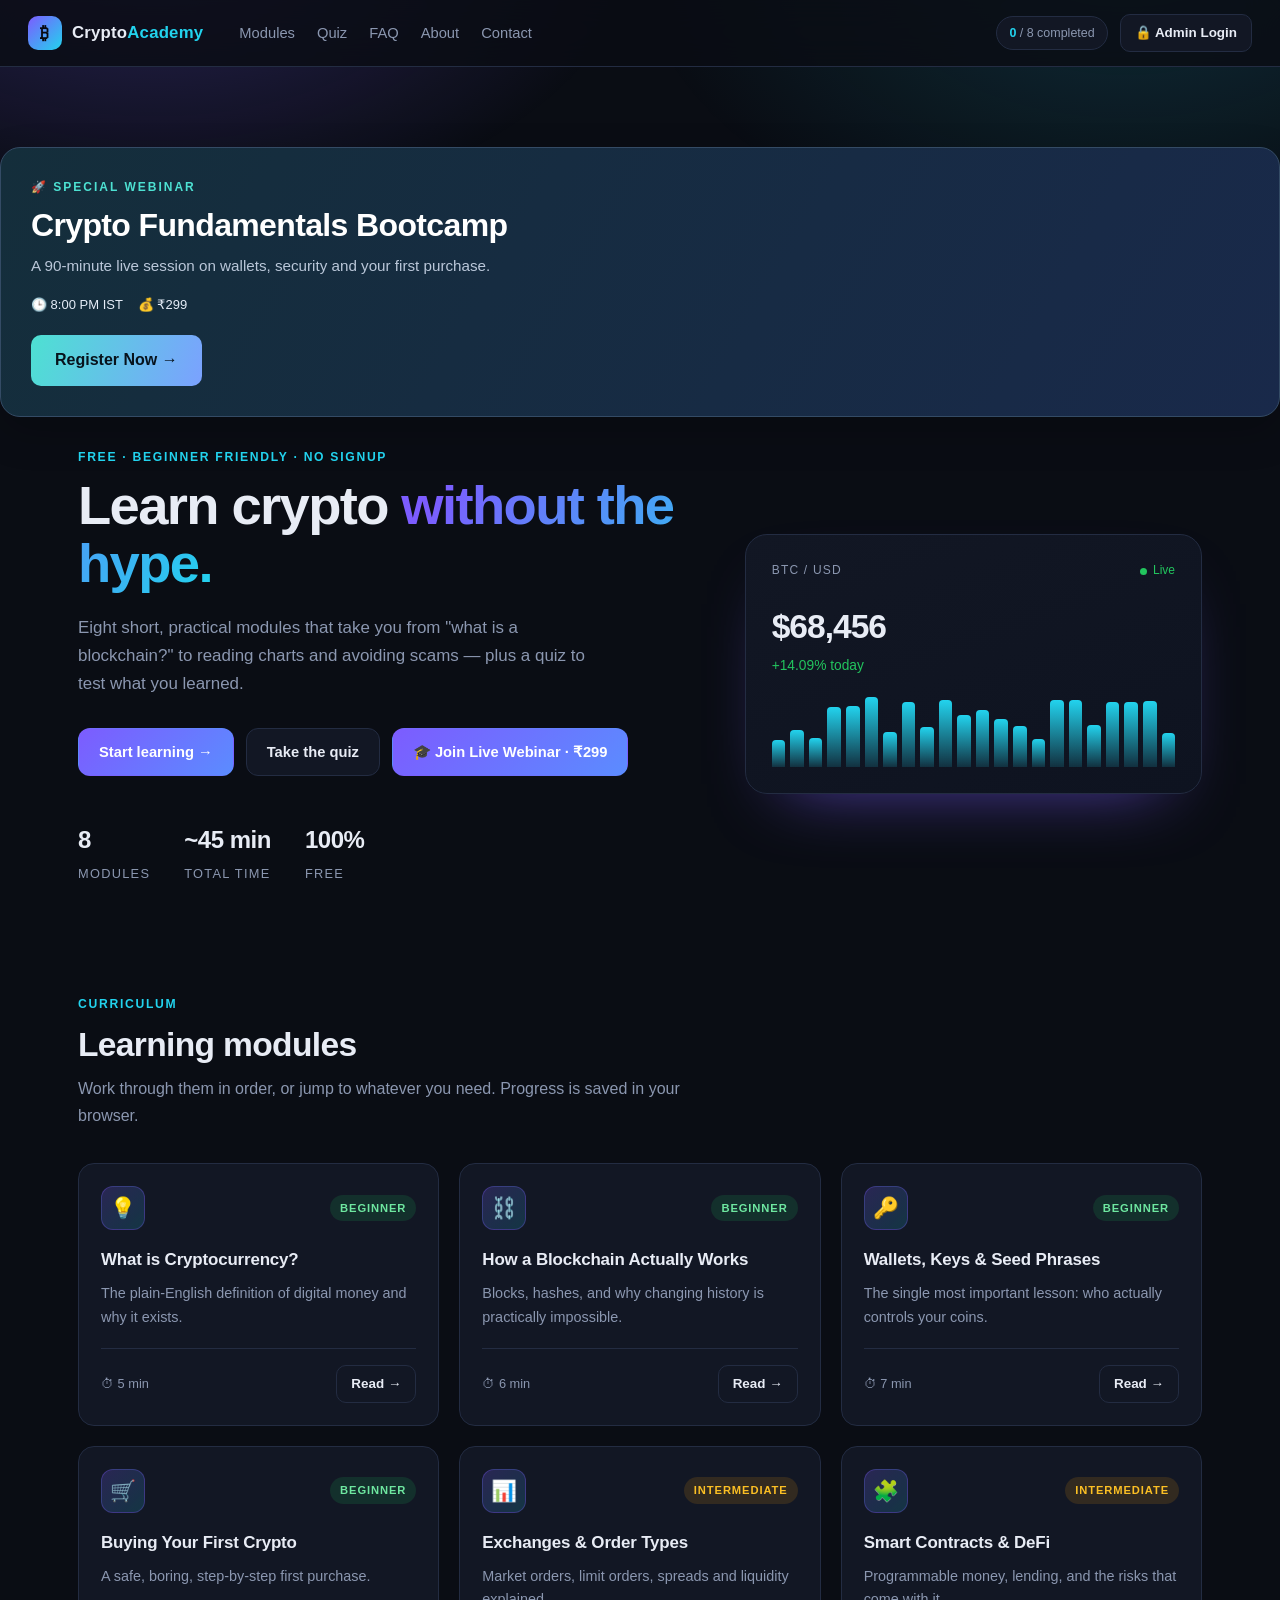
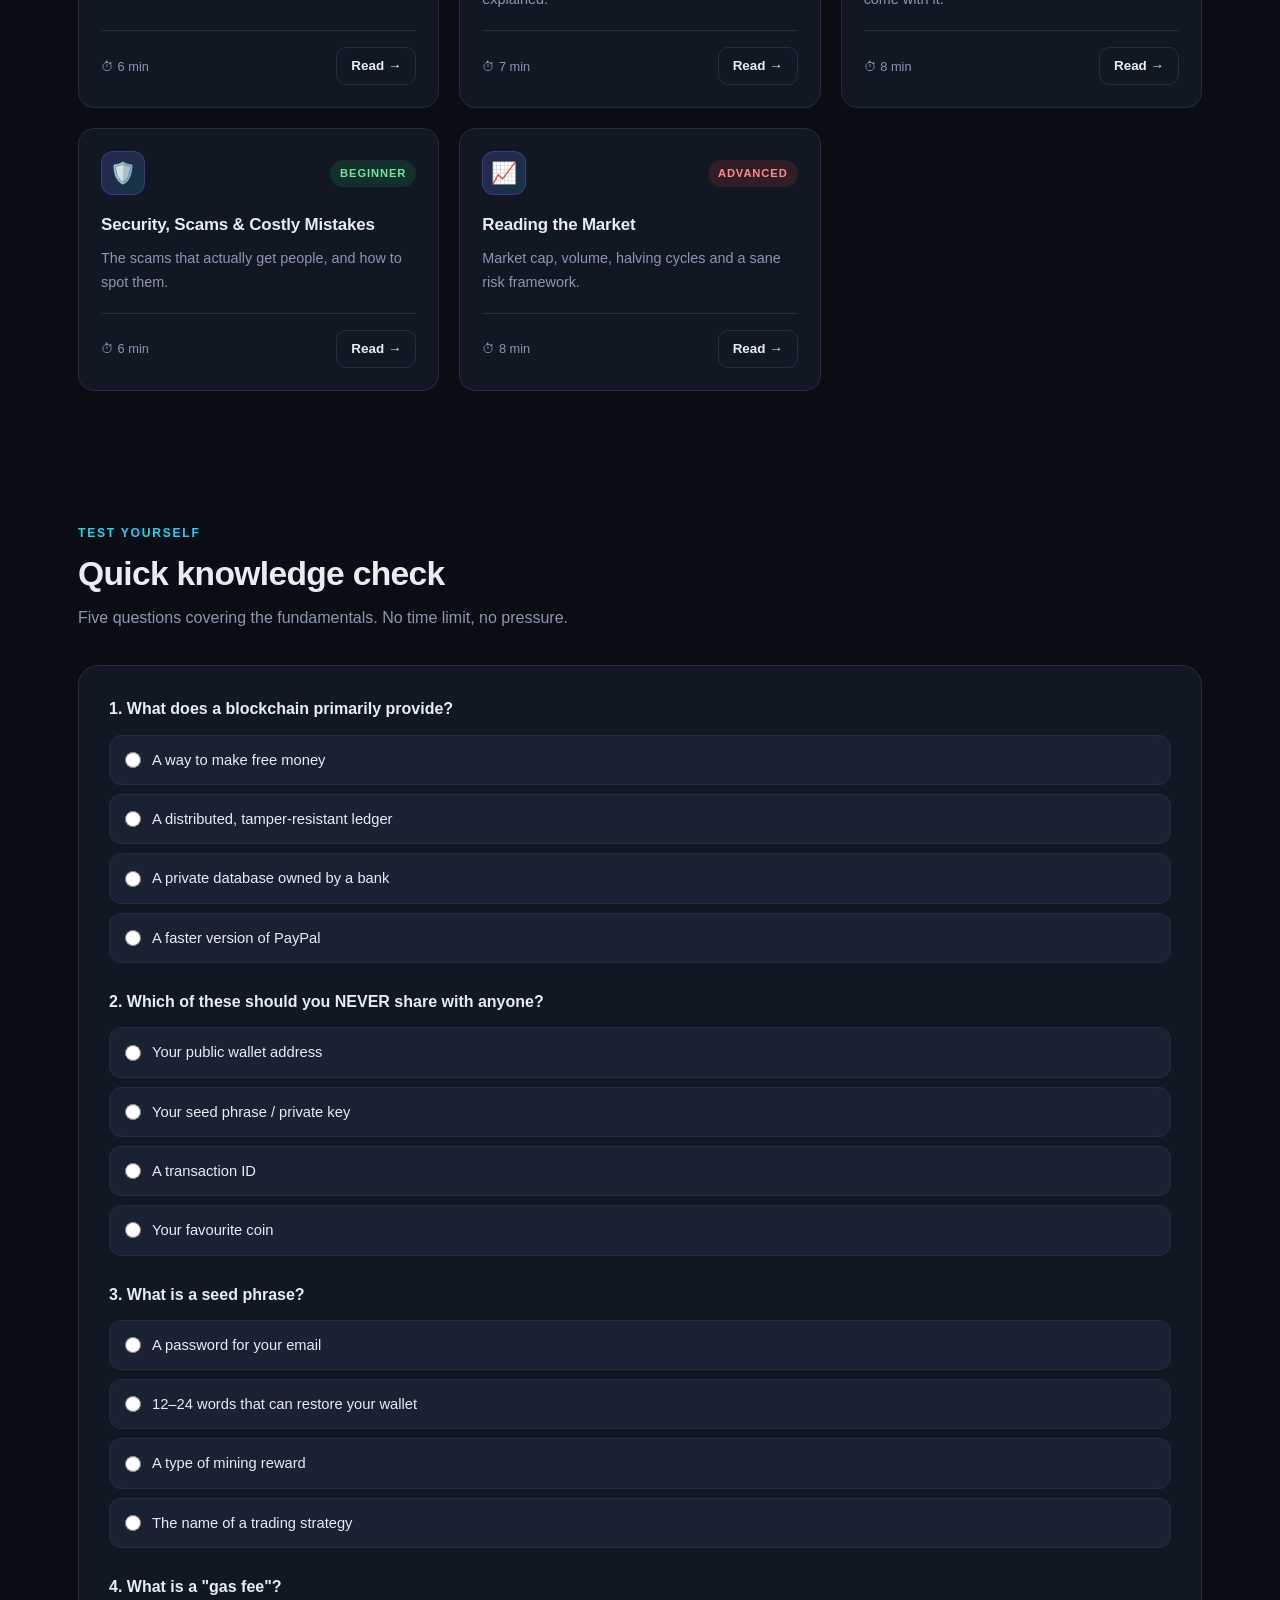
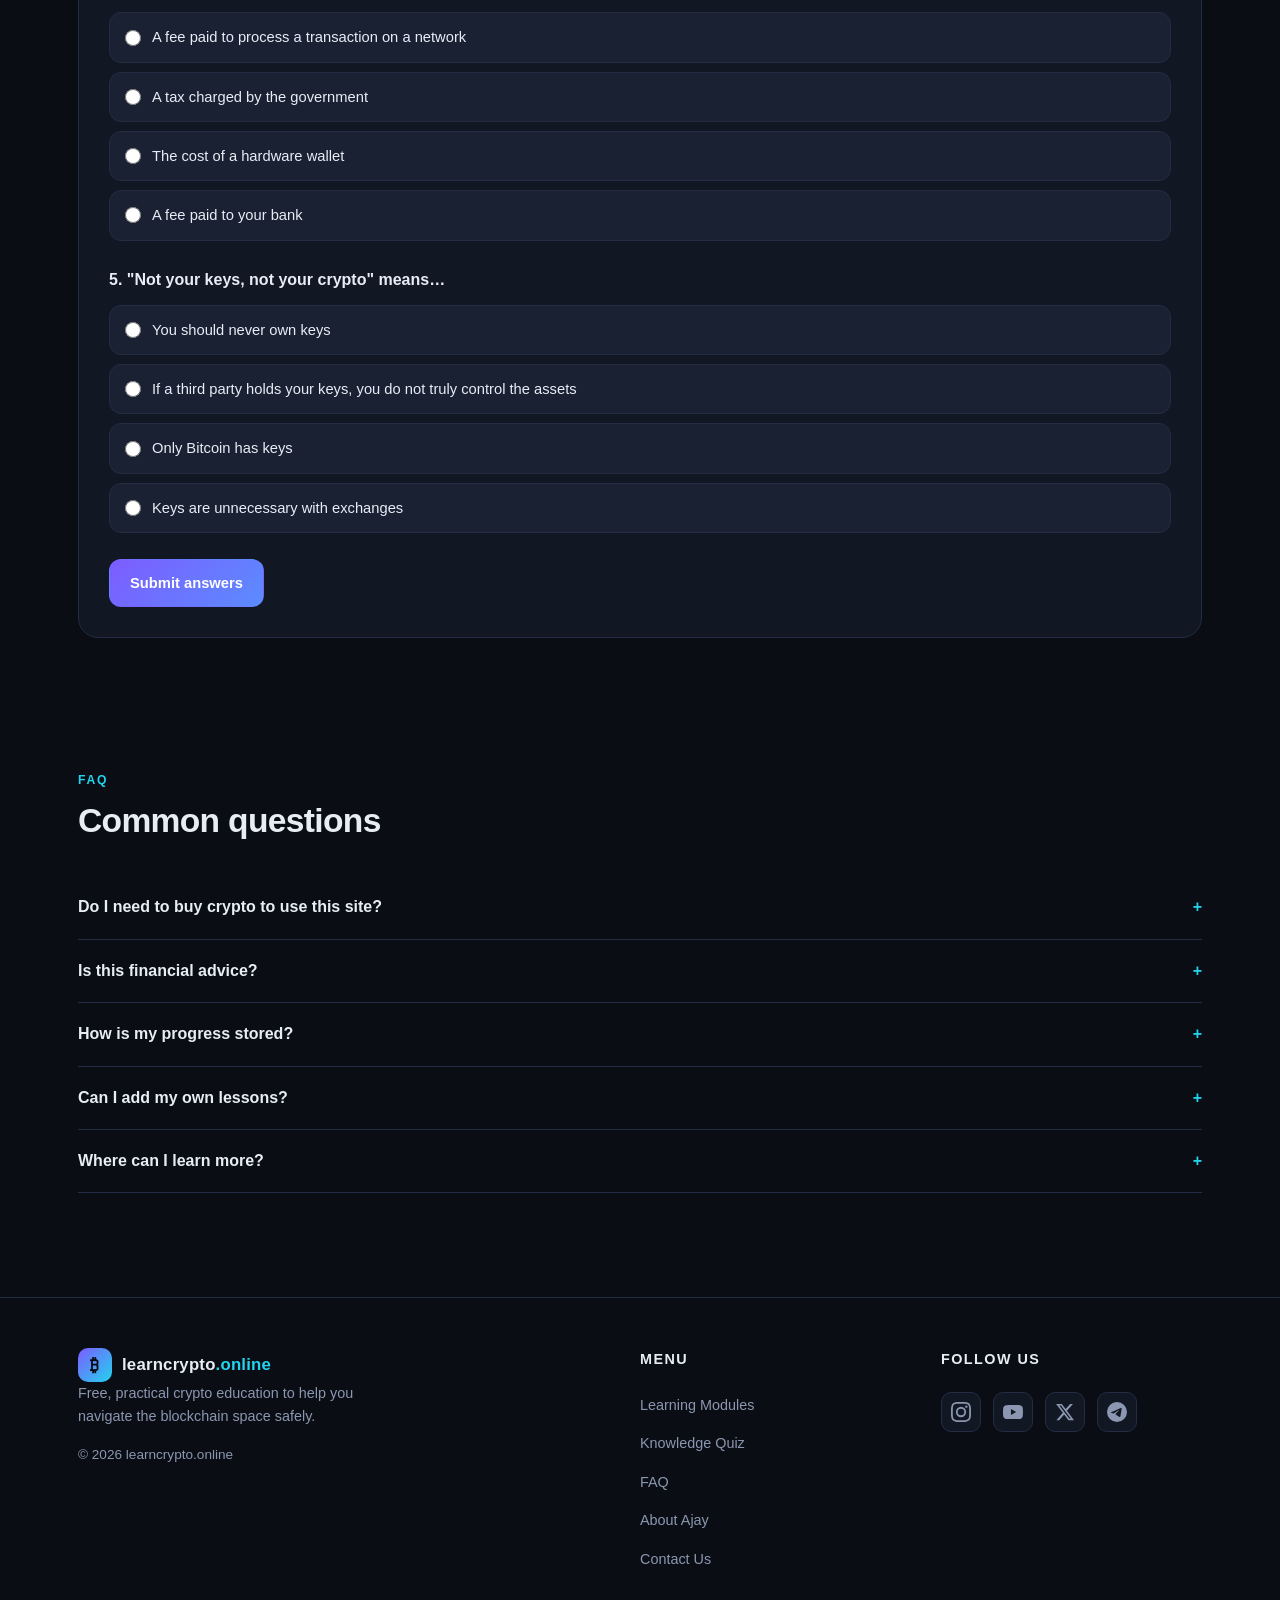
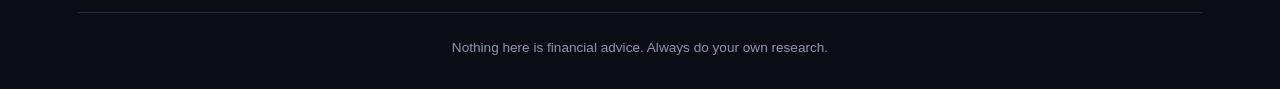
<file: zip-test/index.html>
<!DOCTYPE html>
<html lang="en">
<head>
  <meta charset="UTF-8">
  <meta name="viewport" content="width=device-width, initial-scale=1.0">
  <title>CryptoAcademy — Learn Crypto the Right Way</title>
  <link rel="icon" href="data:image/svg+xml,<svg xmlns=%22http://www.w3.org/2000/svg%22 viewBox=%220 0 100 100%22><text y=%22.9em%22 font-size=%2290%22>₿</text></svg>">
  <link rel="stylesheet" href="css/style.css">
</head>
<body>

<!-- ================= NAV ================= -->
<header class="nav">
  <a href="#" class="brand">
    <span class="brand-mark">₿</span>
    <span>Crypto<em>Academy</em></span>
  </a>
    <nav class="nav-links">
    <a href="#modules">Modules</a>
    <a href="#quiz">Quiz</a>
    <a href="#faq">FAQ</a>
    <a href="about.html">About</a>
    <a href="contact.html">Contact</a>
  </nav>
  <div class="nav-actions">
    <span class="pill" id="progressPill">0 / 8 completed</span>
    <a href="admin.html" class="btn btn-ghost btn-sm">🔒 Admin Login</a>
  </div>
</header>

<main>

  <!-- ================= HERO ================= -->
  <section class="hero">
    <div id="heroPromo"></div>
    <div class="wrap hero-grid">
      <div>
        <span class="eyebrow">Free · Beginner friendly · No signup</span>
        <h1>Learn crypto <span>without the hype.</span></h1>
        <p class="lead">
          Eight short, practical modules that take you from "what is a blockchain?"
          to reading charts and avoiding scams — plus a quiz to test what you learned.
        </p>
        <div class="hero-cta">
          <a href="#modules" class="btn btn-primary">Start learning →</a>
          <a href="#quiz" class="btn btn-ghost">Take the quiz</a>
          <a href="webinar.html" class="btn btn-primary" id="heroWebinarBtn" hidden>
            🎓 Join Live Webinar
          </a>
        </div>
        <div class="hero-stats">
          <div><strong id="statLessons">8</strong><span>Modules</span></div>
          <div><strong>~45 min</strong><span>Total time</span></div>
          <div><strong>100%</strong><span>Free</span></div>
        </div>
      </div>

      <div class="coin-card">
        <div class="row">
          <span class="tag">BTC / USD</span>
          <span class="live">Live</span>
        </div>
        <div class="coin-price" id="demoPrice">$0.00</div>
        <div class="coin-sub" id="demoChange">+0.00% today</div>
        <div class="spark" id="spark"></div>
      </div>
    </div>
  </section>

  <!-- ================= MODULES ================= -->
  <section id="modules">
    <div class="wrap">
      <div class="section-head">
        <span class="eyebrow">Curriculum</span>
        <h2>Learning modules</h2>
        <p>Work through them in order, or jump to whatever you need. Progress is saved in your browser.</p>
      </div>
      <div class="grid" id="lessonGrid"></div>
    </div>
  </section>

  <!-- ================= QUIZ ================= -->
  <section id="quiz">
    <div class="wrap">
      <div class="section-head">
        <span class="eyebrow">Test yourself</span>
        <h2>Quick knowledge check</h2>
        <p>Five questions covering the fundamentals. No time limit, no pressure.</p>
      </div>
      <div class="quiz-box">
        <form id="quizForm">
          <div id="quizQuestions"></div>
          <button type="submit" class="btn btn-primary">Submit answers</button>
          <div id="quizResult"></div>
        </form>
      </div>
    </div>
  </section>

  <!-- ================= FAQ ================= -->
  <section id="faq">
    <div class="wrap">
      <div class="section-head">
        <span class="eyebrow">FAQ</span>
        <h2>Common questions</h2>
      </div>
      <div id="faqList"></div>
    </div>
  </section>

  <!-- ================= FOOTER ================= -->
<style>
  /* Footer Layout Styles */
  .site-footer {
    border-top: 1px solid var(--border);
    padding: 50px 0 30px 0;
    margin-top: 40px;
    background: var(--bg);
  }
  .footer-grid {
    display: grid;
    grid-template-columns: 2fr 1fr 1fr;
    gap: 40px;
    margin-bottom: 40px;
  }
  .footer-title {
    font-size: 0.9rem;
    font-weight: 700;
    text-transform: uppercase;
    letter-spacing: 0.1em;
    color: var(--text);
    margin-bottom: 20px;
  }
  .footer-links {
    list-style: none;
    padding: 0;
    margin: 0;
    display: flex;
    flex-direction: column;
    gap: 12px;
  }
  .footer-links a {
    color: var(--muted);
    font-size: 0.9rem;
    text-decoration: none;
    transition: 0.2s;
  }
  .footer-links a:hover {
    color: var(--accent2);
  }
  .footer-bottom {
    border-top: 1px solid var(--border);
    padding-top: 24px;
    text-align: center;
    color: var(--muted);
    font-size: 0.85rem;
  }
  /* Social Icons Setup */
  .footer-socials {
    display: flex;
    gap: 12px;
  }
  .footer-socials .social-icon {
    width: 40px;
    height: 40px;
    border-radius: 10px;
    background: var(--surface);
    border: 1px solid var(--border);
    display: grid;
    place-items: center;
    color: var(--muted);
    transition: all 0.2s ease;
  }
  .footer-socials .social-icon:hover {
    color: #fff;
    transform: translateY(-3px);
    border-color: var(--accent);
    box-shadow: 0 5px 15px rgba(124,92,255,0.2);
  }
  .footer-socials .social-icon svg {
    width: 20px;
    height: 20px;
    fill: currentColor;
  }
  @media (max-width: 768px) {
    .footer-grid { grid-template-columns: 1fr; gap: 30px; }
  }
</style>

<footer class="site-footer">
  <div class="wrap">
    
    <div class="footer-grid">
      <!-- Column 1: Brand & Info -->
      <div>
        <a href="index.html" class="brand">
    <span class="brand-mark">₿</span>
    <span>learncrypto<em>.online</em></span>
  </a>
        <p class="muted" style="font-size: 0.9rem; line-height: 1.6; max-width: 280px;">
          Free, practical crypto education to help you navigate the blockchain space safely.
        </p>
        <p class="muted" style="font-size: 0.85rem; margin-top: 16px;">
          © <span id="year"></span> learncrypto.online
        </p>
      </div>

      <!-- Column 2: Menu Links -->
      <div>
        <h4 class="footer-title">Menu</h4>
        <ul class="footer-links">
          <li><a href="index.html#modules">Learning Modules</a></li>
          <li><a href="index.html#quiz">Knowledge Quiz</a></li>
          <li><a href="index.html#faq">FAQ</a></li>
          <li><a href="about.html">About Ajay</a></li>
          <li><a href="contact.html">Contact Us</a></li>
        </ul>
      </div>

      <!-- Column 3: Social Links -->
      <div>
        <h4 class="footer-title">Follow Us</h4>
        <div class="footer-socials">
          
          <!-- Instagram -->
          <a href="https://instagram.com" target="_blank" rel="noopener noreferrer" class="social-icon" aria-label="Instagram">
            <svg viewBox="0 0 24 24"><path d="M12 2.163c3.204 0 3.584.012 4.85.07 3.252.148 4.771 1.691 4.919 4.919.058 1.265.069 1.645.069 4.849 0 3.205-.012 3.584-.069 4.849-.149 3.225-1.664 4.771-4.919 4.919-1.266.058-1.644.07-4.85.07-3.204 0-3.584-.012-4.849-.07-3.26-.149-4.771-1.699-4.919-4.92-.058-1.265-.07-1.644-.07-4.849 0-3.204.013-3.583.07-4.849.149-3.227 1.664-4.771 4.919-4.919 1.266-.057 1.645-.069 4.849-.069zM12 0C8.741 0 8.333.014 7.053.072 2.695.272.273 2.69.073 7.052.014 8.333 0 8.741 0 12c0 3.259.014 3.668.072 4.948.2 4.358 2.618 6.78 6.98 6.98C8.333 23.986 8.741 24 12 24c3.259 0 3.668-.014 4.948-.072 4.354-.2 6.782-2.618 6.979-6.98.059-1.28.073-1.689.073-4.948 0-3.259-.014-3.667-.072-4.947-.196-4.354-2.617-6.78-6.979-6.98C15.668.014 15.259 0 12 0zm0 5.838a6.162 6.162 0 100 12.324 6.162 6.162 0 000-12.324zM12 16a4 4 0 110-8 4 4 0 010 8zm6.406-11.845a1.44 1.44 0 100 2.881 1.44 1.44 0 000-2.881z"/></svg>
          </a>
          
          <!-- YouTube -->
          <a href="https://youtube.com" target="_blank" rel="noopener noreferrer" class="social-icon" aria-label="YouTube">
            <svg viewBox="0 0 24 24"><path d="M23.498 6.186a3.016 3.016 0 0 0-2.122-2.136C19.505 3.545 12 3.545 12 3.545s-7.505 0-9.377.505A3.017 3.017 0 0 0 .502 6.186C0 8.07 0 12 0 12s0 3.93.502 5.814a3.016 3.016 0 0 0 2.122 2.136c1.871.505 9.376.505 9.376.505s7.505 0 9.377-.505a3.015 3.015 0 0 0 2.122-2.136C24 15.93 24 12 24 12s0-3.93-.502-5.814zM9.545 15.568V8.432L15.818 12l-6.273 3.568z"/></svg>
          </a>
          
          <!-- X (Twitter) -->
          <a href="https://x.com" target="_blank" rel="noopener noreferrer" class="social-icon" aria-label="X">
            <svg viewBox="0 0 24 24"><path d="M18.244 2.25h3.308l-7.227 8.26 8.502 11.24H16.17l-5.214-6.817L4.99 21.75H1.68l7.73-8.835L1.254 2.25H8.08l4.713 6.231zm-1.161 17.52h1.833L7.084 4.126H5.117z"/></svg>
          </a>
          
          <!-- Telegram -->
          <a href="https://telegram.org" target="_blank" rel="noopener noreferrer" class="social-icon" aria-label="Telegram">
            <svg viewBox="0 0 24 24"><path d="M11.944 0A12 12 0 0 0 0 12a12 12 0 0 0 12 12 12 12 0 0 0 12-12A12 12 0 0 0 12 0a12 12 0 0 0-.056 0zm4.962 7.224c.1-.002.321.023.465.14a.506.506 0 0 1 .171.325c.016.093.036.306.02.472-.18 1.898-.962 6.502-1.36 8.627-.168.9-.499 1.201-.82 1.23-.696.065-1.225-.46-1.9-.902-1.056-.693-1.653-1.124-2.678-1.8-1.185-.78-.417-1.21.258-1.91.177-.184 3.247-2.977 3.307-3.23.007-.032.014-.15-.056-.212s-.174-.041-.249-.024c-.106.024-1.793 1.14-5.061 3.345-.48.33-.913.49-1.302.48-.428-.008-1.252-.241-1.865-.44-.752-.245-1.349-.374-1.297-.789.027-.216.325-.437.893-.663 3.498-1.524 5.83-2.529 6.998-3.014 3.332-1.386 4.025-1.627 4.476-1.635z"/></svg>
          </a>

        </div>
      </div>
    </div>

    <!-- Bottom Disclaimer -->
    <div class="footer-bottom">
      Nothing here is financial advice. Always do your own research.
    </div>

  </div>
</footer>

<!-- Script for Year (Keep this if you don't already have it at the bottom of your page) -->
<script>
  document.getElementById('year').textContent = new Date().getFullYear();
</script>

<!-- ================= LESSON MODAL ================= -->
<div class="modal" id="lessonModal" hidden>
  <div class="modal-card">
    <button class="modal-close" onclick="closeLesson()" aria-label="Close">✕</button>
    <div id="modalContent"></div>
  </div>
</div>

<div class="toast" id="toast"></div>

<script src="js/data.js"></script>
<script src="js/app.js"></script>
</body>
</html>
</file>
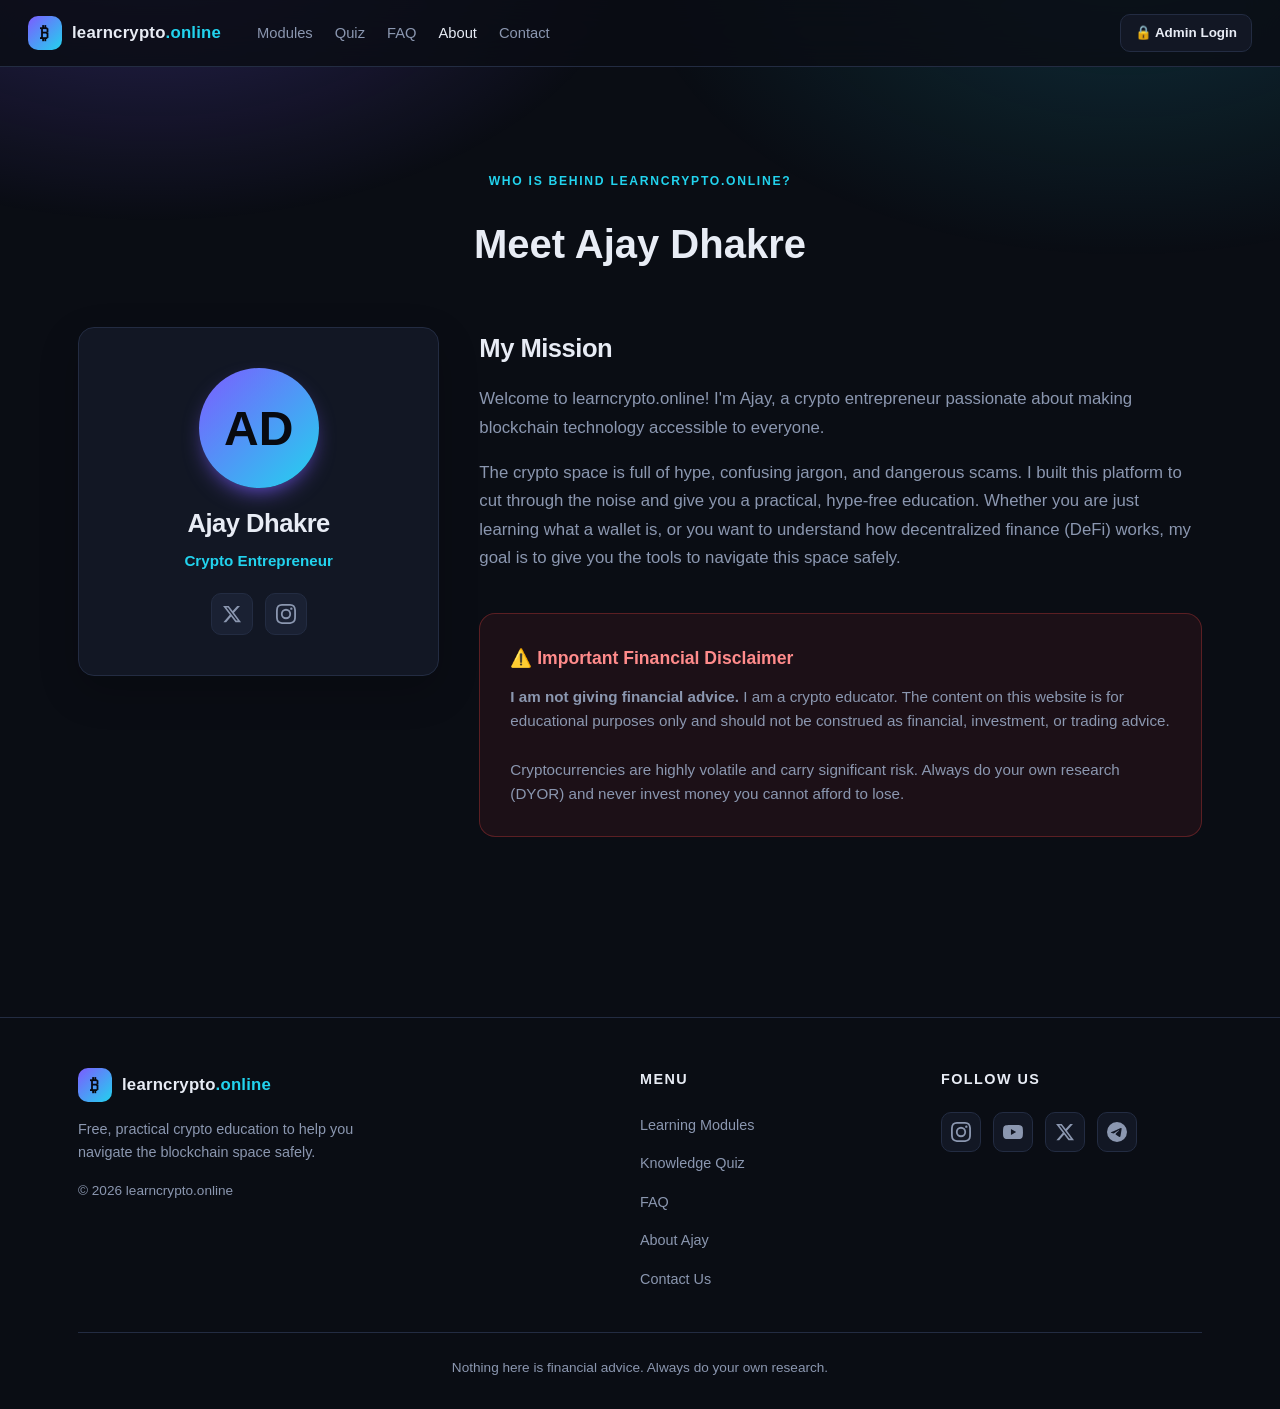
<file: about.html>
<!DOCTYPE html>
<html lang="en">
<head>
  <meta charset="UTF-8">
  <meta name="viewport" content="width=device-width, initial-scale=1.0">
  <title>About Ajay Dhakre — learncrypto.online</title>
  <link rel="icon" href="data:image/svg+xml,<svg xmlns=%22http://www.w3.org/2000/svg%22 viewBox=%220 0 100 100%22><text y=%22.9em%22 font-size=%2290%22>₿</text></svg>">
  <link rel="stylesheet" href="css/style.css">
  <style>
    /* Extra styling for the About page */
    .about-grid {
      display: grid;
      grid-template-columns: 1fr 2fr;
      gap: 40px;
      align-items: start;
      margin-bottom: 60px;
    }
    
    .profile-card {
      background: var(--surface);
      border: 1px solid var(--border);
      border-radius: var(--radius);
      padding: 40px 30px;
      text-align: center;
      box-shadow: 0 15px 40px rgba(0,0,0,.2);
    }
    
    .avatar-placeholder {
      width: 120px;
      height: 120px;
      border-radius: 50%;
      background: linear-gradient(135deg, var(--accent), var(--accent2));
      color: #080a10;
      font-size: 3rem;
      font-weight: 900;
      display: grid;
      place-items: center;
      margin: 0 auto 20px auto;
      box-shadow: 0 10px 25px -10px var(--accent);
    }
    
    .profile-card h2 { margin-bottom: 8px; font-size: 1.6rem; }
    .profile-card .role { color: var(--accent2); font-weight: 600; font-size: 0.95rem; margin-bottom: 20px; }
    
    /* Social Media Icons Sizing */
    .social-links {
      display: flex;
      gap: 12px;
      justify-content: center;
    }
    
    .social-icon {
      width: 42px;
      height: 42px;
      border-radius: 10px;
      background: var(--surface-2);
      border: 1px solid var(--border);
      display: grid;
      place-items: center;
      color: var(--muted);
      transition: all 0.2s ease;
    }
    
    .social-icon:hover {
      color: #fff;
      transform: translateY(-3px);
      border-color: var(--accent);
      box-shadow: 0 5px 15px rgba(124,92,255,0.2);
    }
    
    .social-icon svg {
      width: 20px;
      height: 20px;
      fill: currentColor;
    }
    
    .about-text h3 { font-size: 1.6rem; margin-bottom: 16px; letter-spacing: -0.02em; }
    .about-text p { color: var(--muted); margin-bottom: 16px; line-height: 1.7; font-size: 1.05rem; }

    /* Disclaimer Box Styling */
    .disclaimer-box {
      background: rgba(239, 68, 68, 0.08);
      border: 1px solid rgba(239, 68, 68, 0.3);
      border-radius: var(--radius);
      padding: 30px;
      margin-top: 40px;
    }
    .disclaimer-box h4 {
      color: #ff8b8b;
      font-size: 1.1rem;
      margin-bottom: 12px;
      display: flex;
      align-items: center;
      gap: 10px;
    }
    .disclaimer-box p {
      color: var(--muted);
      font-size: 0.95rem;
      line-height: 1.6;
      margin: 0;
    }

    @media(max-width: 768px) {
      .about-grid { grid-template-columns: 1fr; gap: 30px; }
    }
  </style>
</head>
<body>

<!-- ================= NAV ================= -->
<header class="nav">
  <a href="index.html" class="brand">
    <span class="brand-mark">₿</span>
    <span>learncrypto<em>.online</em></span>
  </a>
  <nav class="nav-links">
    <a href="index.html#modules">Modules</a>
    <a href="index.html#quiz">Quiz</a>
    <a href="index.html#faq">FAQ</a>
    <a href="about.html" style="color: var(--text);">About</a>
    <a href="contact.html">Contact</a>
  </nav>
  <div class="nav-actions">
    <a href="admin.html" class="btn btn-ghost btn-sm">🔒 Admin Login</a>
  </div>
</header>

<!-- ================= ABOUT SECTION ================= -->
<!-- Added 100px top padding to push content below the navbar -->
<main class="wrap" style="padding-top: 100px; padding-bottom: 80px;">
  
  <div class="section-head" style="text-align: center; margin: 0 auto 50px auto;">
    <span class="eyebrow">Who is behind learncrypto.online?</span>
    <h1 style="font-size: 2.5rem; margin-top: 10px;">Meet Ajay Dhakre</h1>
  </div>

  <div class="about-grid">
    
    <!-- Left Side: Profile Card -->
    <div class="profile-card">
      <div class="avatar-placeholder">AD</div>
      <h2>Ajay Dhakre</h2>
      <div class="role">Crypto Entrepreneur</div>
      
      <!-- Social Icons -->
      <div class="social-links">
        <a href="https://x.com/@ajaydhakre00" target="_blank" class="social-icon" aria-label="X">
          <svg viewBox="0 0 24 24"><path d="M18.244 2.25h3.308l-7.227 8.26 8.502 11.24H16.17l-5.214-6.817L4.99 21.75H1.68l7.73-8.835L1.254 2.25H8.08l4.713 6.231zm-1.161 17.52h1.833L7.084 4.126H5.117z"/></svg>
        </a>
        <a href="https://instagram.com/ajay_kathiyad" target="_blank" class="social-icon" aria-label="Instagram">
          <svg viewBox="0 0 24 24"><path d="M12 2.163c3.204 0 3.584.012 4.85.07 3.252.148 4.771 1.691 4.919 4.919.058 1.265.069 1.645.069 4.849 0 3.205-.012 3.584-.069 4.849-.149 3.225-1.664 4.771-4.919 4.919-1.266.058-1.644.07-4.85.07-3.204 0-3.584-.012-4.849-.07-3.26-.149-4.771-1.699-4.919-4.92-.058-1.265-.07-1.644-.07-4.849 0-3.204.013-3.583.07-4.849.149-3.227 1.664-4.771 4.919-4.919 1.266-.057 1.645-.069 4.849-.069zM12 0C8.741 0 8.333.014 7.053.072 2.695.272.273 2.69.073 7.052.014 8.333 0 8.741 0 12c0 3.259.014 3.668.072 4.948.2 4.358 2.618 6.78 6.98 6.98C8.333 23.986 8.741 24 12 24c3.259 0 3.668-.014 4.948-.072 4.354-.2 6.782-2.618 6.979-6.98.059-1.28.073-1.689.073-4.948 0-3.259-.014-3.667-.072-4.947-.196-4.354-2.617-6.78-6.979-6.98C15.668.014 15.259 0 12 0zm0 5.838a6.162 6.162 0 100 12.324 6.162 6.162 0 000-12.324zM12 16a4 4 0 110-8 4 4 0 010 8zm6.406-11.845a1.44 1.44 0 100 2.881 1.44 1.44 0 000-2.881z"/></svg>
        </a>
      </div>
    </div>

    <!-- Right Side: Bio & Disclaimer -->
    <div class="about-text">
      <h3>My Mission</h3>
      <p>
        Welcome to learncrypto.online! I'm Ajay, a crypto entrepreneur passionate about making blockchain technology accessible to everyone. 
      </p>
      <p>
        The crypto space is full of hype, confusing jargon, and dangerous scams. I built this platform to cut through the noise and give you a practical, hype-free education. Whether you are just learning what a wallet is, or you want to understand how decentralized finance (DeFi) works, my goal is to give you the tools to navigate this space safely.
      </p>

      <div class="disclaimer-box">
        <h4>⚠️ Important Financial Disclaimer</h4>
        <p>
          <strong>I am not giving financial advice.</strong> I am a crypto educator. The content on this website is for educational purposes only and should not be construed as financial, investment, or trading advice. 
          <br><br>
          Cryptocurrencies are highly volatile and carry significant risk. Always do your own research (DYOR) and never invest money you cannot afford to lose.
        </p>
      </div>
    </div>

  </div>
</main>

<!-- ================= FOOTER ================= -->
<footer class="site-footer">
  <div class="wrap">
    <div class="footer-grid">
      <!-- Column 1: Brand & Info -->
      <div>
        <a href="index.html" class="brand" style="margin-bottom: 16px;">
          <span class="brand-mark">₿</span>
          <span>learncrypto<em>.online</em></span>
        </a>
        <p class="muted" style="font-size: 0.9rem; line-height: 1.6; max-width: 280px;">
          Free, practical crypto education to help you navigate the blockchain space safely.
        </p>
        <p class="muted" style="font-size: 0.85rem; margin-top: 16px;">
          © <span id="year"></span> learncrypto.online
        </p>
      </div>

      <!-- Column 2: Menu Links -->
      <div>
        <h4 class="footer-title">Menu</h4>
        <ul class="footer-links">
          <li><a href="index.html#modules">Learning Modules</a></li>
          <li><a href="index.html#quiz">Knowledge Quiz</a></li>
          <li><a href="index.html#faq">FAQ</a></li>
          <li><a href="about.html">About Ajay</a></li>
          <li><a href="contact.html">Contact Us</a></li>
        </ul>
      </div>

      <!-- Column 3: Social Links -->
      <div>
        <h4 class="footer-title">Follow Us</h4>
        <div class="footer-socials">
          <a href="https://instagram.com/ajay_kathiyad" target="_blank" rel="noopener noreferrer" class="social-icon" aria-label="Instagram">
            <svg viewBox="0 0 24 24"><path d="M12 2.163c3.204 0 3.584.012 4.85.07 3.252.148 4.771 1.691 4.919 4.919.058 1.265.069 1.645.069 4.849 0 3.205-.012 3.584-.069 4.849-.149 3.225-1.664 4.771-4.919 4.919-1.266.058-1.644.07-4.85.07-3.204 0-3.584-.012-4.849-.07-3.26-.149-4.771-1.699-4.919-4.92-.058-1.265-.07-1.644-.07-4.849 0-3.204.013-3.583.07-4.849.149-3.227 1.664-4.771 4.919-4.919 1.266-.057 1.645-.069 4.849-.069zM12 0C8.741 0 8.333.014 7.053.072 2.695.272.273 2.69.073 7.052.014 8.333 0 8.741 0 12c0 3.259.014 3.668.072 4.948.2 4.358 2.618 6.78 6.98 6.98C8.333 23.986 8.741 24 12 24c3.259 0 3.668-.014 4.948-.072 4.354-.2 6.782-2.618 6.979-6.98.059-1.28.073-1.689.073-4.948 0-3.259-.014-3.667-.072-4.947-.196-4.354-2.617-6.78-6.979-6.98C15.668.014 15.259 0 12 0zm0 5.838a6.162 6.162 0 100 12.324 6.162 6.162 0 000-12.324zM12 16a4 4 0 110-8 4 4 0 010 8zm6.406-11.845a1.44 1.44 0 100 2.881 1.44 1.44 0 000-2.881z"/></svg>
          </a>
          <a href="https://www.youtube.com/@AjayDhakrevlog" target="_blank" rel="noopener noreferrer" class="social-icon" aria-label="YouTube">
            <svg viewBox="0 0 24 24"><path d="M23.498 6.186a3.016 3.016 0 0 0-2.122-2.136C19.505 3.545 12 3.545 12 3.545s-7.505 0-9.377.505A3.017 3.017 0 0 0 .502 6.186C0 8.07 0 12 0 12s0 3.93.502 5.814a3.016 3.016 0 0 0 2.122 2.136c1.871.505 9.376.505 9.376.505s7.505 0 9.377-.505a3.015 3.015 0 0 0 2.122-2.136C24 15.93 24 12 24 12s0-3.93-.502-5.814zM9.545 15.568V8.432L15.818 12l-6.273 3.568z"/></svg>
          </a>
          <a href="https://x.com/@ajaydhakre00" target="_blank" rel="noopener noreferrer" class="social-icon" aria-label="X">
            <svg viewBox="0 0 24 24"><path d="M18.244 2.25h3.308l-7.227 8.26 8.502 11.24H16.17l-5.214-6.817L4.99 21.75H1.68l7.73-8.835L1.254 2.25H8.08l4.713 6.231zm-1.161 17.52h1.833L7.084 4.126H5.117z"/></svg>
          </a>
          <a href="https://t.me/+WyHBJABmf_UxOGVl" target="_blank" rel="noopener noreferrer" class="social-icon" aria-label="Telegram">
            <svg viewBox="0 0 24 24"><path d="M11.944 0A12 12 0 0 0 0 12a12 12 0 0 0 12 12 12 12 0 0 0 12-12A12 12 0 0 0 12 0a12 12 0 0 0-.056 0zm4.962 7.224c.1-.002.321.023.465.14a.506.506 0 0 1 .171.325c.016.093.036.306.02.472-.18 1.898-.962 6.502-1.36 8.627-.168.9-.499 1.201-.82 1.23-.696.065-1.225-.46-1.9-.902-1.056-.693-1.653-1.124-2.678-1.8-1.185-.78-.417-1.21.258-1.91.177-.184 3.247-2.977 3.307-3.23.007-.032.014-.15-.056-.212s-.174-.041-.249-.024c-.106.024-1.793 1.14-5.061 3.345-.48.33-.913.49-1.302.48-.428-.008-1.252-.241-1.865-.44-.752-.245-1.349-.374-1.297-.789.027-.216.325-.437.893-.663 3.498-1.524 5.83-2.529 6.998-3.014 3.332-1.386 4.025-1.627 4.476-1.635z"/></svg>
          </a>
        </div>
      </div>
    </div>

    <div class="footer-bottom">
      Nothing here is financial advice. Always do your own research.
    </div>
  </div>
</footer>

<script>
  document.getElementById('year').textContent = new Date().getFullYear();
</script>
</body>
</html>
</file>
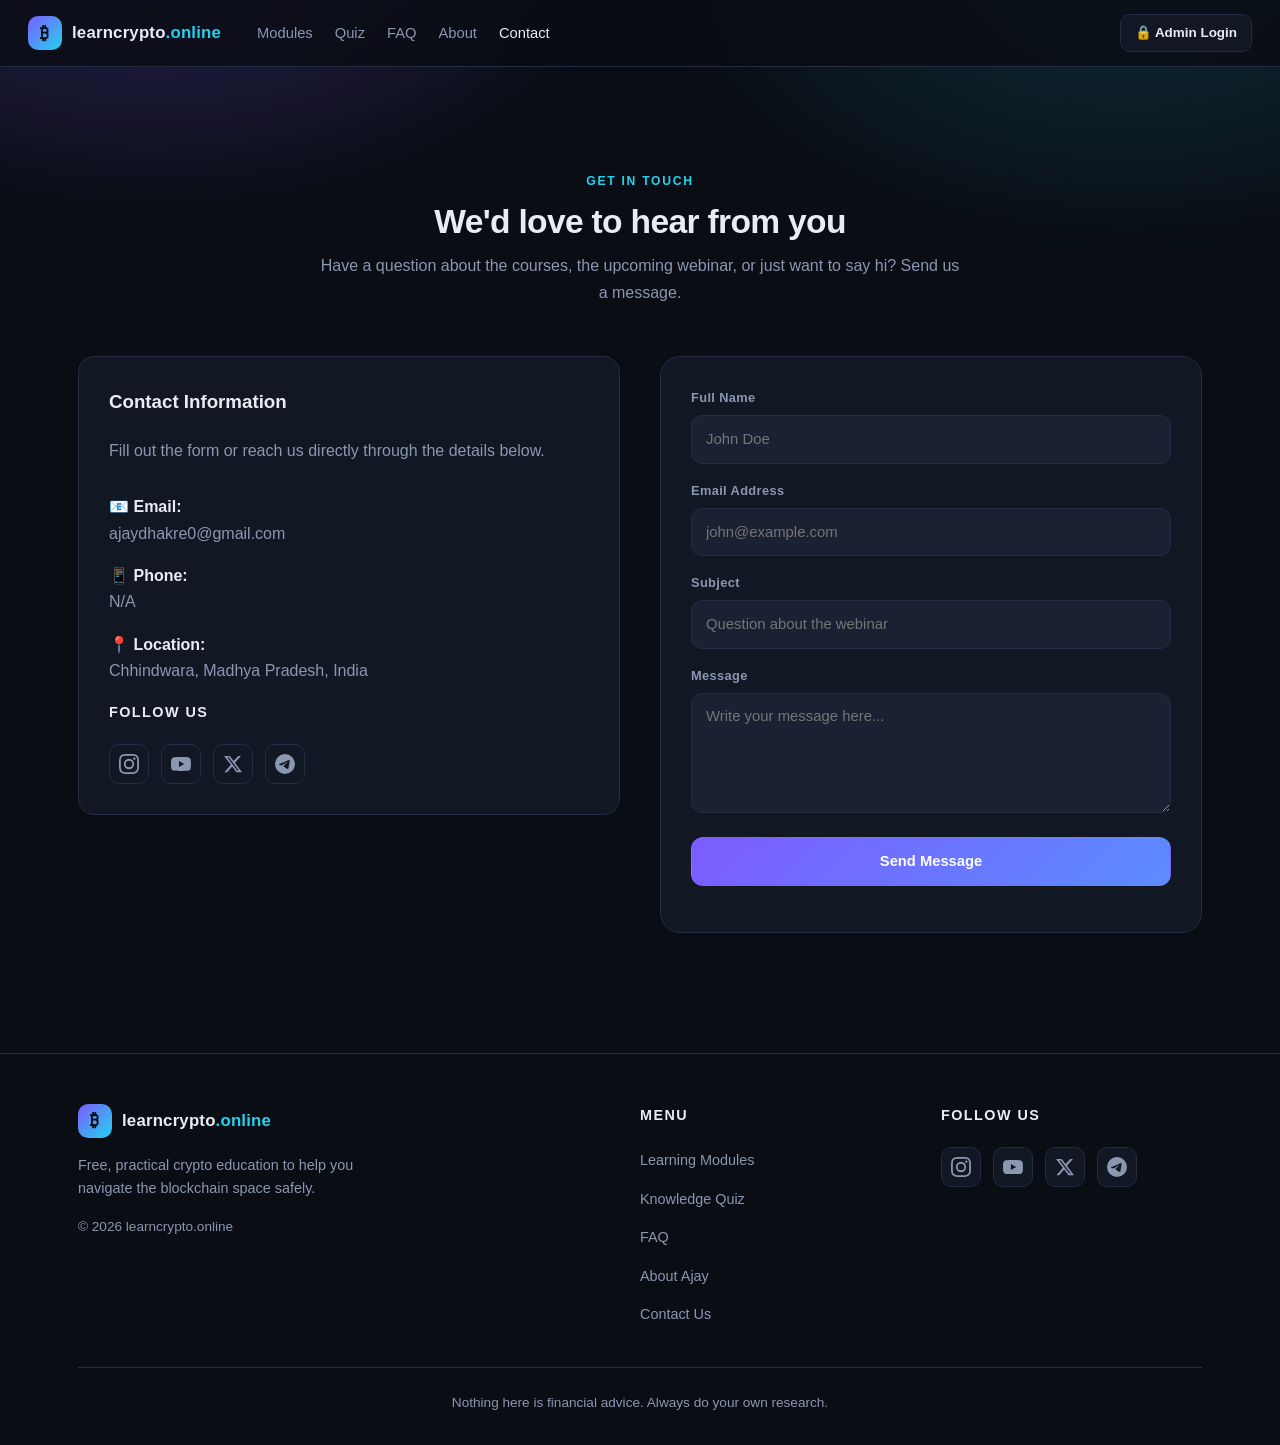
<file: contact.html>
<!DOCTYPE html>
<html lang="en">
<head>
  <meta charset="UTF-8">
  <meta name="viewport" content="width=device-width, initial-scale=1.0">
  <title>Contact Us — learncrypto.online</title>
  <link rel="icon" href="data:image/svg+xml,<svg xmlns=%22http://www.w3.org/2000/svg%22 viewBox=%220 0 100 100%22><text y=%22.9em%22 font-size=%2290%22>₿</text></svg>">
  <link rel="stylesheet" href="css/style.css">
  <style>
    /* Extra styling just for the contact page layout */
    .contact-grid {
      display: grid;
      grid-template-columns: 1fr 1fr;
      gap: 40px;
      align-items: start;
    }
    .contact-info {
      background: var(--surface);
      border: 1px solid var(--border);
      border-radius: var(--radius);
      padding: 30px;
    }
    .contact-info h3 { margin-bottom: 20px; }
    .contact-info p { margin-bottom: 16px; color: var(--muted); }
    .contact-info strong { color: var(--text); }
    
    /* Social Media Icons Styling */
    .social-links {
      display: flex;
      gap: 12px;
      margin-top: 30px;
      padding-top: 24px;
      border-top: 1px solid var(--border);
    }
    .social-icon {
      width: 42px;
      height: 42px;
      border-radius: 10px;
      background: var(--surface-2);
      border: 1px solid var(--border);
      display: grid;
      place-items: center;
      color: var(--muted);
      transition: all 0.2s ease;
    }
    .social-icon:hover {
      color: #fff;
      transform: translateY(-3px);
      border-color: var(--accent);
      box-shadow: 0 5px 15px rgba(124,92,255,0.2);
    }
    .social-icon svg {
      width: 20px;
      height: 20px;
      fill: currentColor;
    }
    
    @media(max-width: 768px) {
      .contact-grid { grid-template-columns: 1fr; }
    }
  </style>
</head>
<body>

<!-- ================= NAV ================= -->
<header class="nav">
  <a href="index.html" class="brand">
    <span class="brand-mark">₿</span>
    <span>learncrypto<em>.online</em></span>
  </a>
  <nav class="nav-links">
    <a href="index.html#modules">Modules</a>
    <a href="index.html#quiz">Quiz</a>
    <a href="index.html#faq">FAQ</a>
    <a href="about.html">About</a>
    <a href="contact.html" style="color: var(--text);">Contact</a>
  </nav>
  <div class="nav-actions">
    <a href="admin.html" class="btn btn-ghost btn-sm">🔒 Admin Login</a>
  </div>
</header>

<!-- ================= CONTACT SECTION ================= -->
<!-- Added 100px top padding to prevent the sticky header from overlapping the text -->
<main class="wrap" style="padding-top: 100px; padding-bottom: 80px;">
  
  <div class="section-head" style="text-align: center; margin: 0 auto 50px auto;">
    <span class="eyebrow">Get in touch</span>
    <h2>We'd love to hear from you</h2>
    <p>Have a question about the courses, the upcoming webinar, or just want to say hi? Send us a message.</p>
  </div>

  <div class="contact-grid">
    
    <!-- Left Side: Contact Info & Socials -->
    <div class="contact-info">
      <h3>Contact Information</h3>
      <p>Fill out the form or reach us directly through the details below.</p>
      
      <div style="margin-top: 30px;">
        <p>📧 <strong>Email:</strong><br>ajaydhakre0@gmail.com</p>
        <p>📱 <strong>Phone:</strong><br>N/A</p>
        <p>📍 <strong>Location:</strong><br>Chhindwara, Madhya Pradesh, India</p>
      </div>

      <!-- Column 3: Social Links -->
      <div>
        <h4 class="footer-title">Follow Us</h4>
        <div class="footer-socials">
          <a href="https://instagram.com/ajay_kathiyad" target="_blank" rel="noopener noreferrer" class="social-icon" aria-label="Instagram">
            <svg viewBox="0 0 24 24"><path d="M12 2.163c3.204 0 3.584.012 4.85.07 3.252.148 4.771 1.691 4.919 4.919.058 1.265.069 1.645.069 4.849 0 3.205-.012 3.584-.069 4.849-.149 3.225-1.664 4.771-4.919 4.919-1.266.058-1.644.07-4.85.07-3.204 0-3.584-.012-4.849-.07-3.26-.149-4.771-1.699-4.919-4.92-.058-1.265-.07-1.644-.07-4.849 0-3.204.013-3.583.07-4.849.149-3.227 1.664-4.771 4.919-4.919 1.266-.057 1.645-.069 4.849-.069zM12 0C8.741 0 8.333.014 7.053.072 2.695.272.273 2.69.073 7.052.014 8.333 0 8.741 0 12c0 3.259.014 3.668.072 4.948.2 4.358 2.618 6.78 6.98 6.98C8.333 23.986 8.741 24 12 24c3.259 0 3.668-.014 4.948-.072 4.354-.2 6.782-2.618 6.979-6.98.059-1.28.073-1.689.073-4.948 0-3.259-.014-3.667-.072-4.947-.196-4.354-2.617-6.78-6.979-6.98C15.668.014 15.259 0 12 0zm0 5.838a6.162 6.162 0 100 12.324 6.162 6.162 0 000-12.324zM12 16a4 4 0 110-8 4 4 0 010 8zm6.406-11.845a1.44 1.44 0 100 2.881 1.44 1.44 0 000-2.881z"/></svg>
          </a>
          <a href="https://www.youtube.com/@AjayDhakrevlog" target="_blank" rel="noopener noreferrer" class="social-icon" aria-label="YouTube">
            <svg viewBox="0 0 24 24"><path d="M23.498 6.186a3.016 3.016 0 0 0-2.122-2.136C19.505 3.545 12 3.545 12 3.545s-7.505 0-9.377.505A3.017 3.017 0 0 0 .502 6.186C0 8.07 0 12 0 12s0 3.93.502 5.814a3.016 3.016 0 0 0 2.122 2.136c1.871.505 9.376.505 9.376.505s7.505 0 9.377-.505a3.015 3.015 0 0 0 2.122-2.136C24 15.93 24 12 24 12s0-3.93-.502-5.814zM9.545 15.568V8.432L15.818 12l-6.273 3.568z"/></svg>
          </a>
          <a href="https://x.com/@ajaydhakre00" target="_blank" rel="noopener noreferrer" class="social-icon" aria-label="X">
            <svg viewBox="0 0 24 24"><path d="M18.244 2.25h3.308l-7.227 8.26 8.502 11.24H16.17l-5.214-6.817L4.99 21.75H1.68l7.73-8.835L1.254 2.25H8.08l4.713 6.231zm-1.161 17.52h1.833L7.084 4.126H5.117z"/></svg>
          </a>
          <a href="https://t.me/+WyHBJABmf_UxOGVl" target="_blank" rel="noopener noreferrer" class="social-icon" aria-label="Telegram">
            <svg viewBox="0 0 24 24"><path d="M11.944 0A12 12 0 0 0 0 12a12 12 0 0 0 12 12 12 12 0 0 0 12-12A12 12 0 0 0 12 0a12 12 0 0 0-.056 0zm4.962 7.224c.1-.002.321.023.465.14a.506.506 0 0 1 .171.325c.016.093.036.306.02.472-.18 1.898-.962 6.502-1.36 8.627-.168.9-.499 1.201-.82 1.23-.696.065-1.225-.46-1.9-.902-1.056-.693-1.653-1.124-2.678-1.8-1.185-.78-.417-1.21.258-1.91.177-.184 3.247-2.977 3.307-3.23.007-.032.014-.15-.056-.212s-.174-.041-.249-.024c-.106.024-1.793 1.14-5.061 3.345-.48.33-.913.49-1.302.48-.428-.008-1.252-.241-1.865-.44-.752-.245-1.349-.374-1.297-.789.027-.216.325-.437.893-.663 3.498-1.524 5.83-2.529 6.998-3.014 3.332-1.386 4.025-1.627 4.476-1.635z"/></svg>
          </a>
        </div>
      </div>
    </div>

    <!-- Right Side: Form -->
    <div class="quiz-box">
      <form id="contactForm">
        <div class="field">
          <label for="cName">Full Name</label>
          <input type="text" id="cName" placeholder="John Doe" required>
        </div>
        
        <div class="field">
          <label for="cEmail">Email Address</label>
          <input type="email" id="cEmail" placeholder="john@example.com" required>
        </div>
        
        <div class="field">
          <label for="cSubject">Subject</label>
          <input type="text" id="cSubject" placeholder="Question about the webinar" required>
        </div>
        
        <div class="field">
          <label for="cMessage">Message</label>
          <textarea id="cMessage" placeholder="Write your message here..." style="min-height: 120px;" required></textarea>
        </div>
        
        <button type="submit" class="btn btn-primary btn-block">Send Message</button>
        <div id="contactResult" style="margin-top: 16px;"></div>
      </form>
    </div>

  </div>
</main>

<!-- ================= FOOTER ================= -->
<footer class="site-footer">
  <div class="wrap">
    <div class="footer-grid">
      <!-- Column 1: Brand & Info -->
      <div>
        <a href="index.html" class="brand" style="margin-bottom: 16px;">
          <span class="brand-mark">₿</span>
          <span>learncrypto<em>.online</em></span>
        </a>
        <p class="muted" style="font-size: 0.9rem; line-height: 1.6; max-width: 280px;">
          Free, practical crypto education to help you navigate the blockchain space safely.
        </p>
        <p class="muted" style="font-size: 0.85rem; margin-top: 16px;">
          © <span id="year"></span> learncrypto.online
        </p>
      </div>

      <!-- Column 2: Menu Links -->
      <div>
        <h4 class="footer-title">Menu</h4>
        <ul class="footer-links">
          <li><a href="index.html#modules">Learning Modules</a></li>
          <li><a href="index.html#quiz">Knowledge Quiz</a></li>
          <li><a href="index.html#faq">FAQ</a></li>
          <li><a href="about.html">About Ajay</a></li>
          <li><a href="contact.html">Contact Us</a></li>
        </ul>
      </div>

      <!-- Column 3: Social Links -->
      <div>
        <h4 class="footer-title">Follow Us</h4>
        <div class="footer-socials">
          <a href="https://instagram.com" target="_blank" rel="noopener noreferrer" class="social-icon" aria-label="Instagram">
            <svg viewBox="0 0 24 24"><path d="M12 2.163c3.204 0 3.584.012 4.85.07 3.252.148 4.771 1.691 4.919 4.919.058 1.265.069 1.645.069 4.849 0 3.205-.012 3.584-.069 4.849-.149 3.225-1.664 4.771-4.919 4.919-1.266.058-1.644.07-4.85.07-3.204 0-3.584-.012-4.849-.07-3.26-.149-4.771-1.699-4.919-4.92-.058-1.265-.07-1.644-.07-4.849 0-3.204.013-3.583.07-4.849.149-3.227 1.664-4.771 4.919-4.919 1.266-.057 1.645-.069 4.849-.069zM12 0C8.741 0 8.333.014 7.053.072 2.695.272.273 2.69.073 7.052.014 8.333 0 8.741 0 12c0 3.259.014 3.668.072 4.948.2 4.358 2.618 6.78 6.98 6.98C8.333 23.986 8.741 24 12 24c3.259 0 3.668-.014 4.948-.072 4.354-.2 6.782-2.618 6.979-6.98.059-1.28.073-1.689.073-4.948 0-3.259-.014-3.667-.072-4.947-.196-4.354-2.617-6.78-6.979-6.98C15.668.014 15.259 0 12 0zm0 5.838a6.162 6.162 0 100 12.324 6.162 6.162 0 000-12.324zM12 16a4 4 0 110-8 4 4 0 010 8zm6.406-11.845a1.44 1.44 0 100 2.881 1.44 1.44 0 000-2.881z"/></svg>
          </a>
          <a href="https://youtube.com" target="_blank" rel="noopener noreferrer" class="social-icon" aria-label="YouTube">
            <svg viewBox="0 0 24 24"><path d="M23.498 6.186a3.016 3.016 0 0 0-2.122-2.136C19.505 3.545 12 3.545 12 3.545s-7.505 0-9.377.505A3.017 3.017 0 0 0 .502 6.186C0 8.07 0 12 0 12s0 3.93.502 5.814a3.016 3.016 0 0 0 2.122 2.136c1.871.505 9.376.505 9.376.505s7.505 0 9.377-.505a3.015 3.015 0 0 0 2.122-2.136C24 15.93 24 12 24 12s0-3.93-.502-5.814zM9.545 15.568V8.432L15.818 12l-6.273 3.568z"/></svg>
          </a>
          <a href="https://x.com" target="_blank" rel="noopener noreferrer" class="social-icon" aria-label="X">
            <svg viewBox="0 0 24 24"><path d="M18.244 2.25h3.308l-7.227 8.26 8.502 11.24H16.17l-5.214-6.817L4.99 21.75H1.68l7.73-8.835L1.254 2.25H8.08l4.713 6.231zm-1.161 17.52h1.833L7.084 4.126H5.117z"/></svg>
          </a>
          <a href="https://telegram.org" target="_blank" rel="noopener noreferrer" class="social-icon" aria-label="Telegram">
            <svg viewBox="0 0 24 24"><path d="M11.944 0A12 12 0 0 0 0 12a12 12 0 0 0 12 12 12 12 0 0 0 12-12A12 12 0 0 0 12 0a12 12 0 0 0-.056 0zm4.962 7.224c.1-.002.321.023.465.14a.506.506 0 0 1 .171.325c.016.093.036.306.02.472-.18 1.898-.962 6.502-1.36 8.627-.168.9-.499 1.201-.82 1.23-.696.065-1.225-.46-1.9-.902-1.056-.693-1.653-1.124-2.678-1.8-1.185-.78-.417-1.21.258-1.91.177-.184 3.247-2.977 3.307-3.23.007-.032.014-.15-.056-.212s-.174-.041-.249-.024c-.106.024-1.793 1.14-5.061 3.345-.48.33-.913.49-1.302.48-.428-.008-1.252-.241-1.865-.44-.752-.245-1.349-.374-1.297-.789.027-.216.325-.437.893-.663 3.498-1.524 5.83-2.529 6.998-3.014 3.332-1.386 4.025-1.627 4.476-1.635z"/></svg>
          </a>
        </div>
      </div>
    </div>

    <div class="footer-bottom">
      Nothing here is financial advice. Always do your own research.
    </div>
  </div>
</footer>

<script>
  document.getElementById('year').textContent = new Date().getFullYear();

  // Handle form submission (demo only)
  document.getElementById('contactForm').addEventListener('submit', function(e) {
    e.preventDefault();
    const btn = this.querySelector('button');
    const result = document.getElementById('contactResult');
    
    btn.textContent = 'Sending...';
    btn.disabled = true;

    setTimeout(() => {
      btn.textContent = 'Send Message';
      btn.disabled = false;
      result.innerHTML = `<div class="quiz-result" style="padding: 12px; font-size: 0.9rem;">✅ Message sent! We'll get back to you soon.</div>`;
      this.reset();
      setTimeout(() => { result.innerHTML = ''; }, 4000);
    }, 1000);
  });
</script>
</body>
</html>
</file>
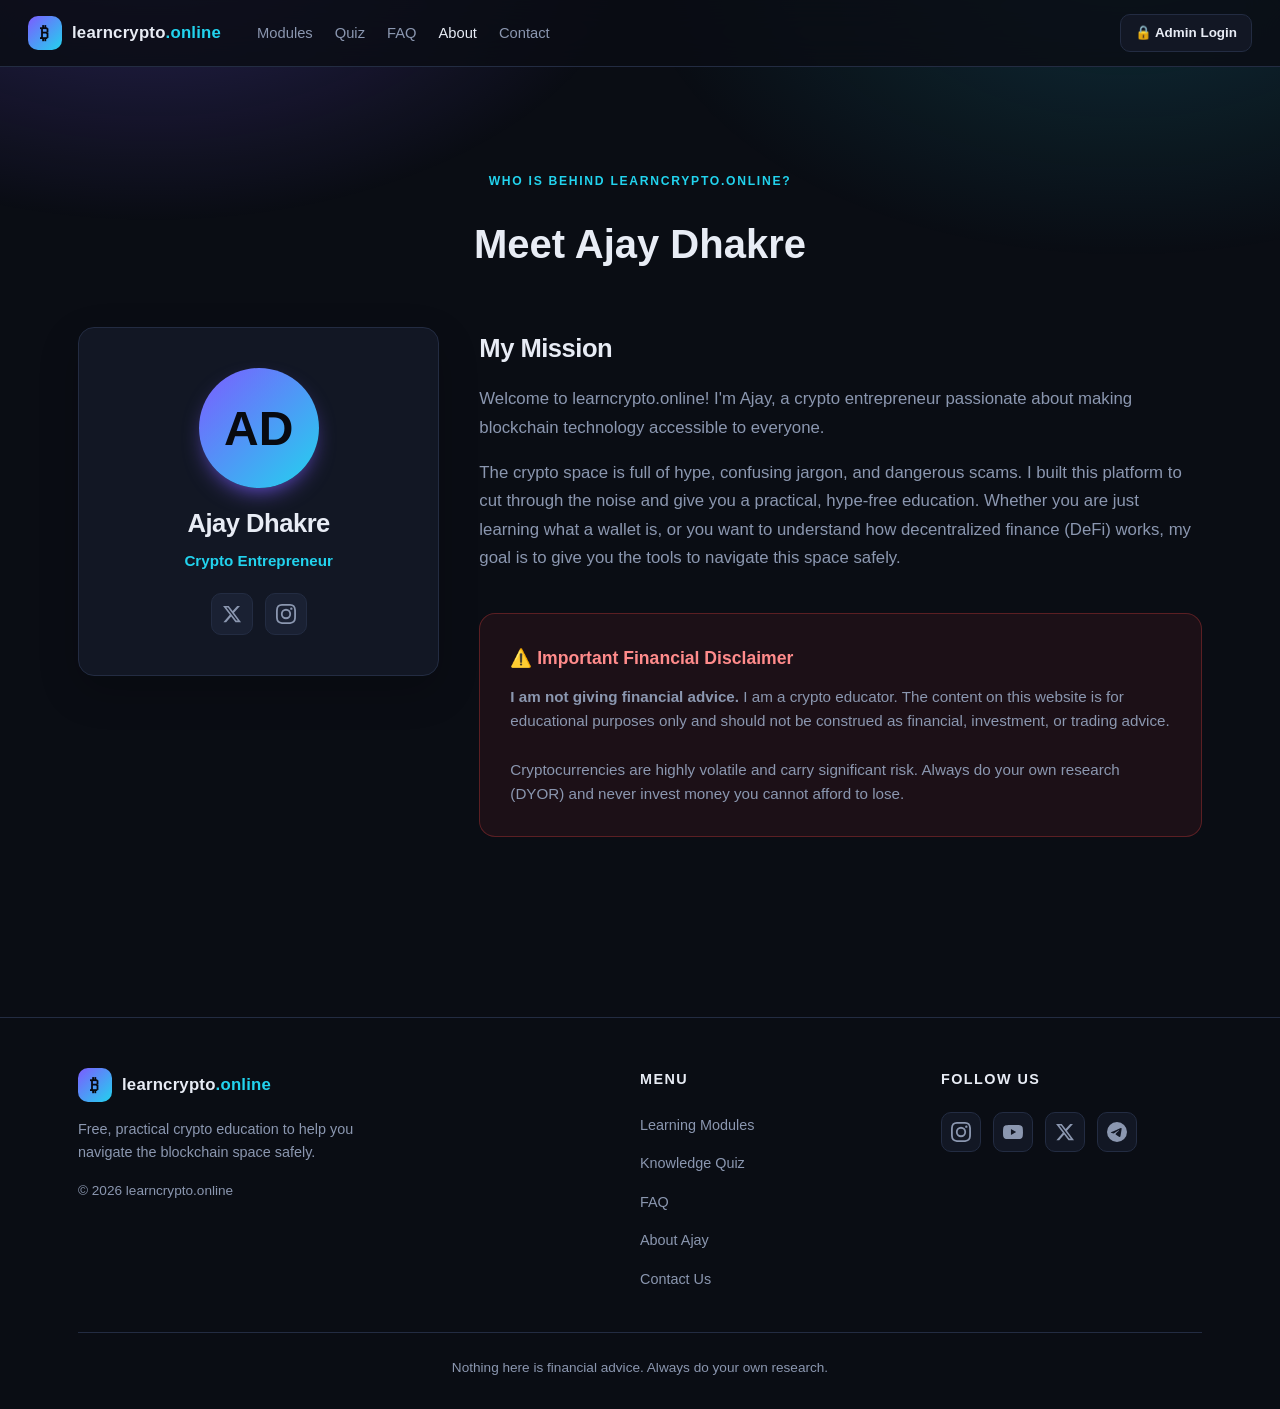
<file: zip-test/about.html>
<!DOCTYPE html>
<html lang="en">
<head>
  <meta charset="UTF-8">
  <meta name="viewport" content="width=device-width, initial-scale=1.0">
  <title>About Ajay Dhakre — learncrypto.online</title>
  <link rel="icon" href="data:image/svg+xml,<svg xmlns=%22http://www.w3.org/2000/svg%22 viewBox=%220 0 100 100%22><text y=%22.9em%22 font-size=%2290%22>₿</text></svg>">
  <link rel="stylesheet" href="css/style.css">
  <style>
    /* Extra styling for the About page */
    .about-grid {
      display: grid;
      grid-template-columns: 1fr 2fr;
      gap: 40px;
      align-items: start;
      margin-bottom: 60px;
    }
    
    .profile-card {
      background: var(--surface);
      border: 1px solid var(--border);
      border-radius: var(--radius);
      padding: 40px 30px;
      text-align: center;
      box-shadow: 0 15px 40px rgba(0,0,0,.2);
    }
    
    .avatar-placeholder {
      width: 120px;
      height: 120px;
      border-radius: 50%;
      background: linear-gradient(135deg, var(--accent), var(--accent2));
      color: #080a10;
      font-size: 3rem;
      font-weight: 900;
      display: grid;
      place-items: center;
      margin: 0 auto 20px auto;
      box-shadow: 0 10px 25px -10px var(--accent);
    }
    
    .profile-card h2 { margin-bottom: 8px; font-size: 1.6rem; }
    .profile-card .role { color: var(--accent2); font-weight: 600; font-size: 0.95rem; margin-bottom: 20px; }
    
    /* Social Media Icons Sizing */
    .social-links {
      display: flex;
      gap: 12px;
      justify-content: center;
    }
    
    .social-icon {
      width: 42px;
      height: 42px;
      border-radius: 10px;
      background: var(--surface-2);
      border: 1px solid var(--border);
      display: grid;
      place-items: center;
      color: var(--muted);
      transition: all 0.2s ease;
    }
    
    .social-icon:hover {
      color: #fff;
      transform: translateY(-3px);
      border-color: var(--accent);
      box-shadow: 0 5px 15px rgba(124,92,255,0.2);
    }
    
    .social-icon svg {
      width: 20px;
      height: 20px;
      fill: currentColor;
    }
    
    .about-text h3 { font-size: 1.6rem; margin-bottom: 16px; letter-spacing: -0.02em; }
    .about-text p { color: var(--muted); margin-bottom: 16px; line-height: 1.7; font-size: 1.05rem; }

    /* Disclaimer Box Styling */
    .disclaimer-box {
      background: rgba(239, 68, 68, 0.08);
      border: 1px solid rgba(239, 68, 68, 0.3);
      border-radius: var(--radius);
      padding: 30px;
      margin-top: 40px;
    }
    .disclaimer-box h4 {
      color: #ff8b8b;
      font-size: 1.1rem;
      margin-bottom: 12px;
      display: flex;
      align-items: center;
      gap: 10px;
    }
    .disclaimer-box p {
      color: var(--muted);
      font-size: 0.95rem;
      line-height: 1.6;
      margin: 0;
    }

    @media(max-width: 768px) {
      .about-grid { grid-template-columns: 1fr; gap: 30px; }
    }
  </style>
</head>
<body>

<!-- ================= NAV ================= -->
<header class="nav">
  <a href="index.html" class="brand">
    <span class="brand-mark">₿</span>
    <span>learncrypto<em>.online</em></span>
  </a>
  <nav class="nav-links">
    <a href="index.html#modules">Modules</a>
    <a href="index.html#quiz">Quiz</a>
    <a href="index.html#faq">FAQ</a>
    <a href="about.html" style="color: var(--text);">About</a>
    <a href="contact.html">Contact</a>
  </nav>
  <div class="nav-actions">
    <a href="admin.html" class="btn btn-ghost btn-sm">🔒 Admin Login</a>
  </div>
</header>

<!-- ================= ABOUT SECTION ================= -->
<!-- Added 100px top padding to push content below the navbar -->
<main class="wrap" style="padding-top: 100px; padding-bottom: 80px;">
  
  <div class="section-head" style="text-align: center; margin: 0 auto 50px auto;">
    <span class="eyebrow">Who is behind learncrypto.online?</span>
    <h1 style="font-size: 2.5rem; margin-top: 10px;">Meet Ajay Dhakre</h1>
  </div>

  <div class="about-grid">
    
    <!-- Left Side: Profile Card -->
    <div class="profile-card">
      <div class="avatar-placeholder">AD</div>
      <h2>Ajay Dhakre</h2>
      <div class="role">Crypto Entrepreneur</div>
      
      <!-- Social Icons -->
      <div class="social-links">
        <a href="https://x.com" target="_blank" class="social-icon" aria-label="X">
          <svg viewBox="0 0 24 24"><path d="M18.244 2.25h3.308l-7.227 8.26 8.502 11.24H16.17l-5.214-6.817L4.99 21.75H1.68l7.73-8.835L1.254 2.25H8.08l4.713 6.231zm-1.161 17.52h1.833L7.084 4.126H5.117z"/></svg>
        </a>
        <a href="https://instagram.com" target="_blank" class="social-icon" aria-label="Instagram">
          <svg viewBox="0 0 24 24"><path d="M12 2.163c3.204 0 3.584.012 4.85.07 3.252.148 4.771 1.691 4.919 4.919.058 1.265.069 1.645.069 4.849 0 3.205-.012 3.584-.069 4.849-.149 3.225-1.664 4.771-4.919 4.919-1.266.058-1.644.07-4.85.07-3.204 0-3.584-.012-4.849-.07-3.26-.149-4.771-1.699-4.919-4.92-.058-1.265-.07-1.644-.07-4.849 0-3.204.013-3.583.07-4.849.149-3.227 1.664-4.771 4.919-4.919 1.266-.057 1.645-.069 4.849-.069zM12 0C8.741 0 8.333.014 7.053.072 2.695.272.273 2.69.073 7.052.014 8.333 0 8.741 0 12c0 3.259.014 3.668.072 4.948.2 4.358 2.618 6.78 6.98 6.98C8.333 23.986 8.741 24 12 24c3.259 0 3.668-.014 4.948-.072 4.354-.2 6.782-2.618 6.979-6.98.059-1.28.073-1.689.073-4.948 0-3.259-.014-3.667-.072-4.947-.196-4.354-2.617-6.78-6.979-6.98C15.668.014 15.259 0 12 0zm0 5.838a6.162 6.162 0 100 12.324 6.162 6.162 0 000-12.324zM12 16a4 4 0 110-8 4 4 0 010 8zm6.406-11.845a1.44 1.44 0 100 2.881 1.44 1.44 0 000-2.881z"/></svg>
        </a>
      </div>
    </div>

    <!-- Right Side: Bio & Disclaimer -->
    <div class="about-text">
      <h3>My Mission</h3>
      <p>
        Welcome to learncrypto.online! I'm Ajay, a crypto entrepreneur passionate about making blockchain technology accessible to everyone. 
      </p>
      <p>
        The crypto space is full of hype, confusing jargon, and dangerous scams. I built this platform to cut through the noise and give you a practical, hype-free education. Whether you are just learning what a wallet is, or you want to understand how decentralized finance (DeFi) works, my goal is to give you the tools to navigate this space safely.
      </p>

      <div class="disclaimer-box">
        <h4>⚠️ Important Financial Disclaimer</h4>
        <p>
          <strong>I am not giving financial advice.</strong> I am a crypto educator. The content on this website is for educational purposes only and should not be construed as financial, investment, or trading advice. 
          <br><br>
          Cryptocurrencies are highly volatile and carry significant risk. Always do your own research (DYOR) and never invest money you cannot afford to lose.
        </p>
      </div>
    </div>

  </div>
</main>

<!-- ================= FOOTER ================= -->
<footer class="site-footer">
  <div class="wrap">
    <div class="footer-grid">
      <!-- Column 1: Brand & Info -->
      <div>
        <a href="index.html" class="brand" style="margin-bottom: 16px;">
          <span class="brand-mark">₿</span>
          <span>learncrypto<em>.online</em></span>
        </a>
        <p class="muted" style="font-size: 0.9rem; line-height: 1.6; max-width: 280px;">
          Free, practical crypto education to help you navigate the blockchain space safely.
        </p>
        <p class="muted" style="font-size: 0.85rem; margin-top: 16px;">
          © <span id="year"></span> learncrypto.online
        </p>
      </div>

      <!-- Column 2: Menu Links -->
      <div>
        <h4 class="footer-title">Menu</h4>
        <ul class="footer-links">
          <li><a href="index.html#modules">Learning Modules</a></li>
          <li><a href="index.html#quiz">Knowledge Quiz</a></li>
          <li><a href="index.html#faq">FAQ</a></li>
          <li><a href="about.html">About Ajay</a></li>
          <li><a href="contact.html">Contact Us</a></li>
        </ul>
      </div>

      <!-- Column 3: Social Links -->
      <div>
        <h4 class="footer-title">Follow Us</h4>
        <div class="footer-socials">
          <a href="https://instagram.com" target="_blank" rel="noopener noreferrer" class="social-icon" aria-label="Instagram">
            <svg viewBox="0 0 24 24"><path d="M12 2.163c3.204 0 3.584.012 4.85.07 3.252.148 4.771 1.691 4.919 4.919.058 1.265.069 1.645.069 4.849 0 3.205-.012 3.584-.069 4.849-.149 3.225-1.664 4.771-4.919 4.919-1.266.058-1.644.07-4.85.07-3.204 0-3.584-.012-4.849-.07-3.26-.149-4.771-1.699-4.919-4.92-.058-1.265-.07-1.644-.07-4.849 0-3.204.013-3.583.07-4.849.149-3.227 1.664-4.771 4.919-4.919 1.266-.057 1.645-.069 4.849-.069zM12 0C8.741 0 8.333.014 7.053.072 2.695.272.273 2.69.073 7.052.014 8.333 0 8.741 0 12c0 3.259.014 3.668.072 4.948.2 4.358 2.618 6.78 6.98 6.98C8.333 23.986 8.741 24 12 24c3.259 0 3.668-.014 4.948-.072 4.354-.2 6.782-2.618 6.979-6.98.059-1.28.073-1.689.073-4.948 0-3.259-.014-3.667-.072-4.947-.196-4.354-2.617-6.78-6.979-6.98C15.668.014 15.259 0 12 0zm0 5.838a6.162 6.162 0 100 12.324 6.162 6.162 0 000-12.324zM12 16a4 4 0 110-8 4 4 0 010 8zm6.406-11.845a1.44 1.44 0 100 2.881 1.44 1.44 0 000-2.881z"/></svg>
          </a>
          <a href="https://youtube.com" target="_blank" rel="noopener noreferrer" class="social-icon" aria-label="YouTube">
            <svg viewBox="0 0 24 24"><path d="M23.498 6.186a3.016 3.016 0 0 0-2.122-2.136C19.505 3.545 12 3.545 12 3.545s-7.505 0-9.377.505A3.017 3.017 0 0 0 .502 6.186C0 8.07 0 12 0 12s0 3.93.502 5.814a3.016 3.016 0 0 0 2.122 2.136c1.871.505 9.376.505 9.376.505s7.505 0 9.377-.505a3.015 3.015 0 0 0 2.122-2.136C24 15.93 24 12 24 12s0-3.93-.502-5.814zM9.545 15.568V8.432L15.818 12l-6.273 3.568z"/></svg>
          </a>
          <a href="https://x.com" target="_blank" rel="noopener noreferrer" class="social-icon" aria-label="X">
            <svg viewBox="0 0 24 24"><path d="M18.244 2.25h3.308l-7.227 8.26 8.502 11.24H16.17l-5.214-6.817L4.99 21.75H1.68l7.73-8.835L1.254 2.25H8.08l4.713 6.231zm-1.161 17.52h1.833L7.084 4.126H5.117z"/></svg>
          </a>
          <a href="https://telegram.org" target="_blank" rel="noopener noreferrer" class="social-icon" aria-label="Telegram">
            <svg viewBox="0 0 24 24"><path d="M11.944 0A12 12 0 0 0 0 12a12 12 0 0 0 12 12 12 12 0 0 0 12-12A12 12 0 0 0 12 0a12 12 0 0 0-.056 0zm4.962 7.224c.1-.002.321.023.465.14a.506.506 0 0 1 .171.325c.016.093.036.306.02.472-.18 1.898-.962 6.502-1.36 8.627-.168.9-.499 1.201-.82 1.23-.696.065-1.225-.46-1.9-.902-1.056-.693-1.653-1.124-2.678-1.8-1.185-.78-.417-1.21.258-1.91.177-.184 3.247-2.977 3.307-3.23.007-.032.014-.15-.056-.212s-.174-.041-.249-.024c-.106.024-1.793 1.14-5.061 3.345-.48.33-.913.49-1.302.48-.428-.008-1.252-.241-1.865-.44-.752-.245-1.349-.374-1.297-.789.027-.216.325-.437.893-.663 3.498-1.524 5.83-2.529 6.998-3.014 3.332-1.386 4.025-1.627 4.476-1.635z"/></svg>
          </a>
        </div>
      </div>
    </div>

    <div class="footer-bottom">
      Nothing here is financial advice. Always do your own research.
    </div>
  </div>
</footer>

<script>
  document.getElementById('year').textContent = new Date().getFullYear();
</script>
</body>
</html>
</file>
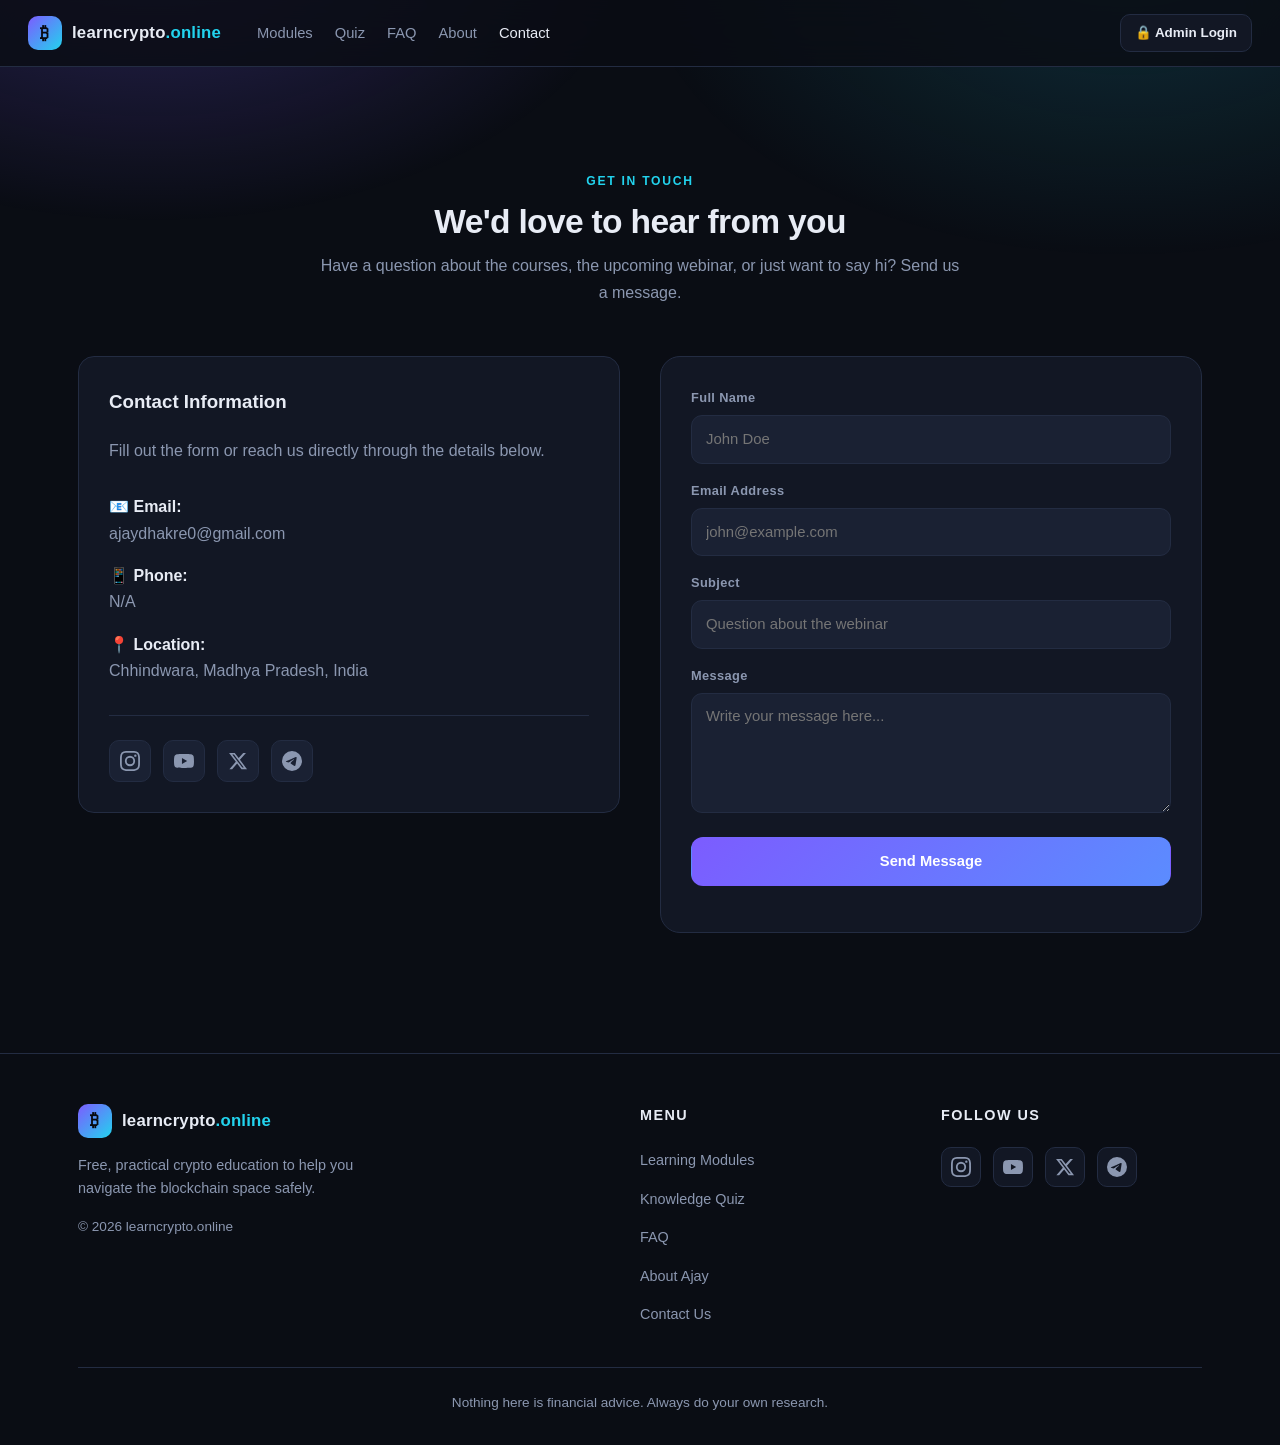
<file: zip-test/contact.html>
<!DOCTYPE html>
<html lang="en">
<head>
  <meta charset="UTF-8">
  <meta name="viewport" content="width=device-width, initial-scale=1.0">
  <title>Contact Us — learncrypto.online</title>
  <link rel="icon" href="data:image/svg+xml,<svg xmlns=%22http://www.w3.org/2000/svg%22 viewBox=%220 0 100 100%22><text y=%22.9em%22 font-size=%2290%22>₿</text></svg>">
  <link rel="stylesheet" href="css/style.css">
  <style>
    /* Extra styling just for the contact page layout */
    .contact-grid {
      display: grid;
      grid-template-columns: 1fr 1fr;
      gap: 40px;
      align-items: start;
    }
    .contact-info {
      background: var(--surface);
      border: 1px solid var(--border);
      border-radius: var(--radius);
      padding: 30px;
    }
    .contact-info h3 { margin-bottom: 20px; }
    .contact-info p { margin-bottom: 16px; color: var(--muted); }
    .contact-info strong { color: var(--text); }
    
    /* Social Media Icons Styling */
    .social-links {
      display: flex;
      gap: 12px;
      margin-top: 30px;
      padding-top: 24px;
      border-top: 1px solid var(--border);
    }
    .social-icon {
      width: 42px;
      height: 42px;
      border-radius: 10px;
      background: var(--surface-2);
      border: 1px solid var(--border);
      display: grid;
      place-items: center;
      color: var(--muted);
      transition: all 0.2s ease;
    }
    .social-icon:hover {
      color: #fff;
      transform: translateY(-3px);
      border-color: var(--accent);
      box-shadow: 0 5px 15px rgba(124,92,255,0.2);
    }
    .social-icon svg {
      width: 20px;
      height: 20px;
      fill: currentColor;
    }
    
    @media(max-width: 768px) {
      .contact-grid { grid-template-columns: 1fr; }
    }
  </style>
</head>
<body>

<!-- ================= NAV ================= -->
<header class="nav">
  <a href="index.html" class="brand">
    <span class="brand-mark">₿</span>
    <span>learncrypto<em>.online</em></span>
  </a>
  <nav class="nav-links">
    <a href="index.html#modules">Modules</a>
    <a href="index.html#quiz">Quiz</a>
    <a href="index.html#faq">FAQ</a>
    <a href="about.html">About</a>
    <a href="contact.html" style="color: var(--text);">Contact</a>
  </nav>
  <div class="nav-actions">
    <a href="admin.html" class="btn btn-ghost btn-sm">🔒 Admin Login</a>
  </div>
</header>

<!-- ================= CONTACT SECTION ================= -->
<!-- Added 100px top padding to prevent the sticky header from overlapping the text -->
<main class="wrap" style="padding-top: 100px; padding-bottom: 80px;">
  
  <div class="section-head" style="text-align: center; margin: 0 auto 50px auto;">
    <span class="eyebrow">Get in touch</span>
    <h2>We'd love to hear from you</h2>
    <p>Have a question about the courses, the upcoming webinar, or just want to say hi? Send us a message.</p>
  </div>

  <div class="contact-grid">
    
    <!-- Left Side: Contact Info & Socials -->
    <div class="contact-info">
      <h3>Contact Information</h3>
      <p>Fill out the form or reach us directly through the details below.</p>
      
      <div style="margin-top: 30px;">
        <p>📧 <strong>Email:</strong><br>ajaydhakre0@gmail.com</p>
        <p>📱 <strong>Phone:</strong><br>N/A</p>
        <p>📍 <strong>Location:</strong><br>Chhindwara, Madhya Pradesh, India</p>
      </div>

      <!-- Social Media Links -->
      <div class="social-links">
        <a href="https://instagram.com" target="_blank" rel="noopener noreferrer" class="social-icon" aria-label="Instagram">
          <svg viewBox="0 0 24 24"><path d="M12 2.163c3.204 0 3.584.012 4.85.07 3.252.148 4.771 1.691 4.919 4.919.058 1.265.069 1.645.069 4.849 0 3.205-.012 3.584-.069 4.849-.149 3.225-1.664 4.771-4.919 4.919-1.266.058-1.644.07-4.85.07-3.204 0-3.584-.012-4.849-.07-3.26-.149-4.771-1.699-4.919-4.92-.058-1.265-.07-1.644-.07-4.849 0-3.204.013-3.583.07-4.849.149-3.227 1.664-4.771 4.919-4.919 1.266-.057 1.645-.069 4.849-.069zM12 0C8.741 0 8.333.014 7.053.072 2.695.272.273 2.69.073 7.052.014 8.333 0 8.741 0 12c0 3.259.014 3.668.072 4.948.2 4.358 2.618 6.78 6.98 6.98C8.333 23.986 8.741 24 12 24c3.259 0 3.668-.014 4.948-.072 4.354-.2 6.782-2.618 6.979-6.98.059-1.28.073-1.689.073-4.948 0-3.259-.014-3.667-.072-4.947-.196-4.354-2.617-6.78-6.979-6.98C15.668.014 15.259 0 12 0zm0 5.838a6.162 6.162 0 100 12.324 6.162 6.162 0 000-12.324zM12 16a4 4 0 110-8 4 4 0 010 8zm6.406-11.845a1.44 1.44 0 100 2.881 1.44 1.44 0 000-2.881z"/></svg>
        </a>
        <a href="https://youtube.com" target="_blank" rel="noopener noreferrer" class="social-icon" aria-label="YouTube">
          <svg viewBox="0 0 24 24"><path d="M23.498 6.186a3.016 3.016 0 0 0-2.122-2.136C19.505 3.545 12 3.545 12 3.545s-7.505 0-9.377.505A3.017 3.017 0 0 0 .502 6.186C0 8.07 0 12 0 12s0 3.93.502 5.814a3.016 3.016 0 0 0 2.122 2.136c1.871.505 9.376.505 9.376.505s7.505 0 9.377-.505a3.015 3.015 0 0 0 2.122-2.136C24 15.93 24 12 24 12s0-3.93-.502-5.814zM9.545 15.568V8.432L15.818 12l-6.273 3.568z"/></svg>
        </a>
        <a href="https://x.com" target="_blank" rel="noopener noreferrer" class="social-icon" aria-label="X">
          <svg viewBox="0 0 24 24"><path d="M18.244 2.25h3.308l-7.227 8.26 8.502 11.24H16.17l-5.214-6.817L4.99 21.75H1.68l7.73-8.835L1.254 2.25H8.08l4.713 6.231zm-1.161 17.52h1.833L7.084 4.126H5.117z"/></svg>
        </a>
        <a href="https://telegram.org" target="_blank" rel="noopener noreferrer" class="social-icon" aria-label="Telegram">
          <svg viewBox="0 0 24 24"><path d="M11.944 0A12 12 0 0 0 0 12a12 12 0 0 0 12 12 12 12 0 0 0 12-12A12 12 0 0 0 12 0a12 12 0 0 0-.056 0zm4.962 7.224c.1-.002.321.023.465.14a.506.506 0 0 1 .171.325c.016.093.036.306.02.472-.18 1.898-.962 6.502-1.36 8.627-.168.9-.499 1.201-.82 1.23-.696.065-1.225-.46-1.9-.902-1.056-.693-1.653-1.124-2.678-1.8-1.185-.78-.417-1.21.258-1.91.177-.184 3.247-2.977 3.307-3.23.007-.032.014-.15-.056-.212s-.174-.041-.249-.024c-.106.024-1.793 1.14-5.061 3.345-.48.33-.913.49-1.302.48-.428-.008-1.252-.241-1.865-.44-.752-.245-1.349-.374-1.297-.789.027-.216.325-.437.893-.663 3.498-1.524 5.83-2.529 6.998-3.014 3.332-1.386 4.025-1.627 4.476-1.635z"/></svg>
        </a>
      </div>
    </div>

    <!-- Right Side: Form -->
    <div class="quiz-box">
      <form id="contactForm">
        <div class="field">
          <label for="cName">Full Name</label>
          <input type="text" id="cName" placeholder="John Doe" required>
        </div>
        
        <div class="field">
          <label for="cEmail">Email Address</label>
          <input type="email" id="cEmail" placeholder="john@example.com" required>
        </div>
        
        <div class="field">
          <label for="cSubject">Subject</label>
          <input type="text" id="cSubject" placeholder="Question about the webinar" required>
        </div>
        
        <div class="field">
          <label for="cMessage">Message</label>
          <textarea id="cMessage" placeholder="Write your message here..." style="min-height: 120px;" required></textarea>
        </div>
        
        <button type="submit" class="btn btn-primary btn-block">Send Message</button>
        <div id="contactResult" style="margin-top: 16px;"></div>
      </form>
    </div>

  </div>
</main>

<!-- ================= FOOTER ================= -->
<footer class="site-footer">
  <div class="wrap">
    <div class="footer-grid">
      <!-- Column 1: Brand & Info -->
      <div>
        <a href="index.html" class="brand" style="margin-bottom: 16px;">
          <span class="brand-mark">₿</span>
          <span>learncrypto<em>.online</em></span>
        </a>
        <p class="muted" style="font-size: 0.9rem; line-height: 1.6; max-width: 280px;">
          Free, practical crypto education to help you navigate the blockchain space safely.
        </p>
        <p class="muted" style="font-size: 0.85rem; margin-top: 16px;">
          © <span id="year"></span> learncrypto.online
        </p>
      </div>

      <!-- Column 2: Menu Links -->
      <div>
        <h4 class="footer-title">Menu</h4>
        <ul class="footer-links">
          <li><a href="index.html#modules">Learning Modules</a></li>
          <li><a href="index.html#quiz">Knowledge Quiz</a></li>
          <li><a href="index.html#faq">FAQ</a></li>
          <li><a href="about.html">About Ajay</a></li>
          <li><a href="contact.html">Contact Us</a></li>
        </ul>
      </div>

      <!-- Column 3: Social Links -->
      <div>
        <h4 class="footer-title">Follow Us</h4>
        <div class="footer-socials">
          <a href="https://instagram.com" target="_blank" rel="noopener noreferrer" class="social-icon" aria-label="Instagram">
            <svg viewBox="0 0 24 24"><path d="M12 2.163c3.204 0 3.584.012 4.85.07 3.252.148 4.771 1.691 4.919 4.919.058 1.265.069 1.645.069 4.849 0 3.205-.012 3.584-.069 4.849-.149 3.225-1.664 4.771-4.919 4.919-1.266.058-1.644.07-4.85.07-3.204 0-3.584-.012-4.849-.07-3.26-.149-4.771-1.699-4.919-4.92-.058-1.265-.07-1.644-.07-4.849 0-3.204.013-3.583.07-4.849.149-3.227 1.664-4.771 4.919-4.919 1.266-.057 1.645-.069 4.849-.069zM12 0C8.741 0 8.333.014 7.053.072 2.695.272.273 2.69.073 7.052.014 8.333 0 8.741 0 12c0 3.259.014 3.668.072 4.948.2 4.358 2.618 6.78 6.98 6.98C8.333 23.986 8.741 24 12 24c3.259 0 3.668-.014 4.948-.072 4.354-.2 6.782-2.618 6.979-6.98.059-1.28.073-1.689.073-4.948 0-3.259-.014-3.667-.072-4.947-.196-4.354-2.617-6.78-6.979-6.98C15.668.014 15.259 0 12 0zm0 5.838a6.162 6.162 0 100 12.324 6.162 6.162 0 000-12.324zM12 16a4 4 0 110-8 4 4 0 010 8zm6.406-11.845a1.44 1.44 0 100 2.881 1.44 1.44 0 000-2.881z"/></svg>
          </a>
          <a href="https://youtube.com" target="_blank" rel="noopener noreferrer" class="social-icon" aria-label="YouTube">
            <svg viewBox="0 0 24 24"><path d="M23.498 6.186a3.016 3.016 0 0 0-2.122-2.136C19.505 3.545 12 3.545 12 3.545s-7.505 0-9.377.505A3.017 3.017 0 0 0 .502 6.186C0 8.07 0 12 0 12s0 3.93.502 5.814a3.016 3.016 0 0 0 2.122 2.136c1.871.505 9.376.505 9.376.505s7.505 0 9.377-.505a3.015 3.015 0 0 0 2.122-2.136C24 15.93 24 12 24 12s0-3.93-.502-5.814zM9.545 15.568V8.432L15.818 12l-6.273 3.568z"/></svg>
          </a>
          <a href="https://x.com" target="_blank" rel="noopener noreferrer" class="social-icon" aria-label="X">
            <svg viewBox="0 0 24 24"><path d="M18.244 2.25h3.308l-7.227 8.26 8.502 11.24H16.17l-5.214-6.817L4.99 21.75H1.68l7.73-8.835L1.254 2.25H8.08l4.713 6.231zm-1.161 17.52h1.833L7.084 4.126H5.117z"/></svg>
          </a>
          <a href="https://telegram.org" target="_blank" rel="noopener noreferrer" class="social-icon" aria-label="Telegram">
            <svg viewBox="0 0 24 24"><path d="M11.944 0A12 12 0 0 0 0 12a12 12 0 0 0 12 12 12 12 0 0 0 12-12A12 12 0 0 0 12 0a12 12 0 0 0-.056 0zm4.962 7.224c.1-.002.321.023.465.14a.506.506 0 0 1 .171.325c.016.093.036.306.02.472-.18 1.898-.962 6.502-1.36 8.627-.168.9-.499 1.201-.82 1.23-.696.065-1.225-.46-1.9-.902-1.056-.693-1.653-1.124-2.678-1.8-1.185-.78-.417-1.21.258-1.91.177-.184 3.247-2.977 3.307-3.23.007-.032.014-.15-.056-.212s-.174-.041-.249-.024c-.106.024-1.793 1.14-5.061 3.345-.48.33-.913.49-1.302.48-.428-.008-1.252-.241-1.865-.44-.752-.245-1.349-.374-1.297-.789.027-.216.325-.437.893-.663 3.498-1.524 5.83-2.529 6.998-3.014 3.332-1.386 4.025-1.627 4.476-1.635z"/></svg>
          </a>
        </div>
      </div>
    </div>

    <div class="footer-bottom">
      Nothing here is financial advice. Always do your own research.
    </div>
  </div>
</footer>

<script>
  document.getElementById('year').textContent = new Date().getFullYear();

  // Handle form submission (demo only)
  document.getElementById('contactForm').addEventListener('submit', function(e) {
    e.preventDefault();
    const btn = this.querySelector('button');
    const result = document.getElementById('contactResult');
    
    btn.textContent = 'Sending...';
    btn.disabled = true;

    setTimeout(() => {
      btn.textContent = 'Send Message';
      btn.disabled = false;
      result.innerHTML = `<div class="quiz-result" style="padding: 12px; font-size: 0.9rem;">✅ Message sent! We'll get back to you soon.</div>`;
      this.reset();
      setTimeout(() => { result.innerHTML = ''; }, 4000);
    }, 1000);
  });
</script>
</body>
</html>
</file>
<file: zip-test/css/style.css>
:root{
  --bg:#0a0d14;
  --surface:#121724;
  --surface-2:#1a2133;
  --border:#232c42;
  --text:#e8ecf5;
  --muted:#8b97b0;
  --accent:#7c5cff;
  --accent2:#22d3ee;
  --green:#22c55e;
  --red:#ef4444;
  --radius:16px;
}
*{box-sizing:border-box;margin:0;padding:0}
[hidden]{display:none !important}
html{scroll-behavior:smooth}
body{
  font-family:-apple-system,BlinkMacSystemFont,'Segoe UI',Roboto,Inter,sans-serif;
  background:var(--bg);color:var(--text);line-height:1.65;
  -webkit-font-smoothing:antialiased;min-height:100vh;
}
body::before{
  content:'';position:fixed;inset:0;z-index:-1;pointer-events:none;
  background:
    radial-gradient(700px 420px at 12% -8%, rgba(124,92,255,.28), transparent 70%),
    radial-gradient(700px 420px at 88% -4%, rgba(34,211,238,.16), transparent 70%);
}
a{color:inherit;text-decoration:none}
.muted{color:var(--muted)}
.hidden{display:none !important}

/* ---------- NAV ---------- */
.nav{
  position:sticky;top:0;z-index:60;display:flex;align-items:center;gap:26px;
  padding:14px 28px;background:rgba(10,13,20,.82);
  backdrop-filter:blur(16px);border-bottom:1px solid var(--border);
}
.brand{display:flex;align-items:center;gap:10px;font-weight:800;font-size:1.05rem;letter-spacing:.2px}
.brand-mark{
  width:34px;height:34px;display:grid;place-items:center;border-radius:10px;
  background:linear-gradient(135deg,var(--accent),var(--accent2));
  color:#080a10;font-weight:900;font-size:1.1rem;
}
.brand em{font-style:normal;color:var(--accent2)}
.nav-links{display:flex;gap:22px;font-size:.92rem;color:var(--muted);margin-left:10px}
.nav-links a:hover{color:var(--text)}
.nav-actions{margin-left:auto;display:flex;align-items:center;gap:12px}
.pill{
  font-size:.78rem;padding:6px 12px;border-radius:999px;border:1px solid var(--border);
  background:var(--surface);color:var(--muted);white-space:nowrap;cursor:pointer;
}
.pill b{color:var(--accent2)}

/* ---------- BUTTONS ---------- */
.btn{
  font:inherit;font-weight:600;cursor:pointer;border:1px solid transparent;
  border-radius:12px;padding:11px 20px;font-size:.92rem;transition:.18s;
  display:inline-flex;align-items:center;gap:8px;
}
.btn-primary{background:linear-gradient(135deg,var(--accent),#5b8cff);color:#fff}
.btn-primary:hover{transform:translateY(-1px);box-shadow:0 10px 26px -10px var(--accent)}
.btn-ghost{background:var(--surface);border-color:var(--border);color:var(--text)}
.btn-ghost:hover{border-color:var(--accent);color:#fff}
.btn-sm{padding:7px 14px;font-size:.84rem;border-radius:10px}
.btn-danger{background:rgba(239,68,68,.12);border-color:rgba(239,68,68,.35);color:#ff8b8b}
.btn-danger:hover{background:rgba(239,68,68,.22)}
.btn-block{width:100%;justify-content:center}
.btn:disabled{opacity:.55;cursor:not-allowed;transform:none!important;box-shadow:none!important}

/* ---------- LAYOUT ---------- */
.wrap{max-width:1180px;margin:0 auto;padding:0 28px}
section{padding:64px 0}
.section-head{max-width:640px;margin-bottom:34px}
.eyebrow{
  display:inline-block;font-size:.76rem;font-weight:700;letter-spacing:.14em;
  text-transform:uppercase;color:var(--accent2);margin-bottom:10px;
}
h2{font-size:clamp(1.5rem,3vw,2.1rem);line-height:1.25;letter-spacing:-.02em}
.section-head p{color:var(--muted);margin-top:10px}

/* ---------- HERO ---------- */
.hero{padding:80px 0 40px}
.hero-grid{display:grid;grid-template-columns:1.15fr .85fr;gap:48px;align-items:center}
.hero h1{
  font-size:clamp(2.1rem,5vw,3.4rem);line-height:1.08;letter-spacing:-.03em;font-weight:800;
}
.hero h1 span{
  background:linear-gradient(120deg,var(--accent) 10%,var(--accent2));
  -webkit-background-clip:text;background-clip:text;color:transparent;
}
.hero p.lead{color:var(--muted);font-size:1.06rem;margin:20px 0 30px;max-width:520px}
.hero-cta{display:flex;gap:12px;flex-wrap:wrap}
.hero-stats{display:flex;gap:34px;margin-top:44px;flex-wrap:wrap}
.hero-stats div strong{display:block;font-size:1.5rem;letter-spacing:-.02em}
.hero-stats div span{font-size:.8rem;color:var(--muted);text-transform:uppercase;letter-spacing:.1em}

/* coin card */
.coin-card{
  background:linear-gradient(160deg,var(--surface),#0e1320);
  border:1px solid var(--border);border-radius:22px;padding:26px;
  box-shadow:0 30px 70px -40px rgba(124,92,255,.7);
}
.coin-card .row{display:flex;align-items:center;justify-content:space-between;margin-bottom:18px}
.coin-card .row .tag{font-size:.75rem;color:var(--muted);letter-spacing:.1em;text-transform:uppercase}
.live{display:flex;align-items:center;gap:6px;font-size:.75rem;color:var(--green)}
.live::before{content:'';width:7px;height:7px;border-radius:50%;background:var(--green);animation:pulse 1.6s infinite}
@keyframes pulse{0%,100%{opacity:1}50%{opacity:.25}}
.coin-price{font-size:2.1rem;font-weight:800;letter-spacing:-.03em}
.coin-sub{font-size:.86rem;color:var(--green);margin-bottom:20px}
.spark{display:flex;align-items:flex-end;gap:5px;height:70px}
.spark i{flex:1;border-radius:4px 4px 0 0;background:linear-gradient(180deg,var(--accent2),rgba(34,211,238,.15))}

/* ---------- LESSON CARDS ---------- */
.grid{display:grid;grid-template-columns:repeat(auto-fill,minmax(288px,1fr));gap:20px}
.card{
  background:var(--surface);border:1px solid var(--border);border-radius:var(--radius);
  padding:22px;position:relative;transition:.2s;display:flex;flex-direction:column;cursor:pointer;
}
.card:hover{transform:translateY(-3px);border-color:#3a4a70;box-shadow:0 22px 44px -28px rgba(0,0,0,.9)}
.card-top{display:flex;align-items:center;justify-content:space-between;margin-bottom:16px}
.lesson-icon{
  width:44px;height:44px;border-radius:12px;display:grid;place-items:center;font-size:1.3rem;
  background:linear-gradient(135deg,rgba(124,92,255,.22),rgba(34,211,238,.16));
  border:1px solid rgba(124,92,255,.3);
}
.badge{font-size:.7rem;font-weight:700;letter-spacing:.08em;text-transform:uppercase;padding:4px 10px;border-radius:999px}
.badge-beginner{background:rgba(34,197,94,.14);color:#6ee7a0}
.badge-intermediate{background:rgba(245,158,11,.14);color:#fbbf24}
.badge-advanced{background:rgba(239,68,68,.14);color:#ff8b8b}
.card h3{font-size:1.06rem;margin-bottom:8px;letter-spacing:-.01em}
.card p{font-size:.9rem;color:var(--muted);flex:1}
.card-foot{display:flex;align-items:center;justify-content:space-between;margin-top:18px;padding-top:16px;border-top:1px solid var(--border)}
.card-foot .time{font-size:.8rem;color:var(--muted)}
.done-ring{
  position:absolute;top:16px;right:16px;width:24px;height:24px;border-radius:50%;
  display:grid;place-items:center;font-size:.72rem;font-weight:800;
  background:var(--green);color:#04220f;opacity:0;transform:scale(.5);transition:.2s;
}
.card.is-done .done-ring{opacity:1;transform:scale(1)}
.card.is-done{border-color:rgba(34,197,94,.4)}

/* ---------- QUIZ ---------- */
.quiz-box{background:var(--surface);border:1px solid var(--border);border-radius:20px;padding:30px}
.quiz-q{margin-bottom:26px}
.q-text{font-weight:600;margin-bottom:12px}
.options{display:grid;gap:9px}
.option{
  display:flex;align-items:center;gap:11px;padding:12px 15px;border-radius:12px;cursor:pointer;
  border:1px solid var(--border);background:var(--surface-2);font-size:.92rem;transition:.15s;
}
.option:hover{border-color:#3a4a70}
.option input{accent-color:var(--accent);width:16px;height:16px;cursor:pointer}
.option.correct{border-color:var(--green);background:rgba(34,197,94,.12)}
.option.wrong{border-color:var(--red);background:rgba(239,68,68,.12)}
.quiz-result{
  margin-top:22px;padding:18px;border-radius:14px;text-align:center;font-weight:600;
  background:rgba(124,92,255,.12);border:1px solid rgba(124,92,255,.35);
}

/* ---------- FAQ ---------- */
.faq-item{border-bottom:1px solid var(--border)}
.faq-q{
  width:100%;text-align:left;background:none;border:0;color:var(--text);font:inherit;
  font-weight:600;padding:18px 0;cursor:pointer;display:flex;justify-content:space-between;gap:16px;
}
.faq-q span{color:var(--accent2);transition:.2s}
.faq-item.open .faq-q span{transform:rotate(45deg)}
.faq-a{max-height:0;overflow:hidden;transition:max-height .3s ease;color:var(--muted);font-size:.93rem}
.faq-item.open .faq-a{max-height:260px}
.faq-a p{padding-bottom:18px}

/* ---------- MODAL ---------- */
.modal{
  position:fixed;inset:0;z-index:100;display:grid;place-items:center;padding:20px;
  background:rgba(4,6,11,.78);backdrop-filter:blur(6px);
}
.modal-card{
  background:var(--surface);border:1px solid var(--border);border-radius:20px;
  width:min(680px,100%);max-height:88vh;overflow-y:auto;padding:32px;position:relative;
  animation:pop .22s ease;
}
@keyframes pop{from{opacity:0;transform:translateY(14px) scale(.98)}to{opacity:1;transform:none}}
.modal-close{
  position:absolute;top:16px;right:16px;width:34px;height:34px;border-radius:10px;border:1px solid var(--border);
  background:var(--surface-2);color:var(--muted);cursor:pointer;font-size:1.1rem;line-height:1;
}
.modal-close:hover{color:#fff;border-color:var(--accent)}
.modal-card h2{font-size:1.5rem;margin:14px 0 6px}
.modal-meta{display:flex;gap:14px;font-size:.82rem;color:var(--muted);margin-bottom:22px;flex-wrap:wrap}
.modal-body p{color:#c3cde0;margin-bottom:15px;font-size:.95rem}
.keypoints{
  margin-top:24px;padding:18px 20px;border-radius:14px;
  background:rgba(34,211,238,.07);border:1px solid rgba(34,211,238,.22);
}
.keypoints h4{font-size:.78rem;letter-spacing:.12em;text-transform:uppercase;color:var(--accent2);margin-bottom:10px}
.keypoints ul{list-style:none;display:grid;gap:8px}
.keypoints li{font-size:.9rem;padding-left:22px;position:relative;color:#c3cde0}
.keypoints li::before{content:'✓';position:absolute;left:0;color:var(--green);font-weight:800}

/* ---------- ADMIN ---------- */
.login-wrap{min-height:calc(100vh - 64px);display:grid;place-items:center;padding:48px 20px}
.login-card{
  width:min(420px,100%);background:var(--surface);border:1px solid var(--border);
  border-radius:20px;padding:36px;box-shadow:0 40px 90px -50px rgba(124,92,255,.8);
}
.login-card .lock{
  width:52px;height:52px;border-radius:14px;display:grid;place-items:center;font-size:1.4rem;
  background:linear-gradient(135deg,rgba(124,92,255,.25),rgba(34,211,238,.18));
  border:1px solid rgba(124,92,255,.35);margin-bottom:20px;
}
.login-card h2{font-size:1.4rem}
.login-card .sub{color:var(--muted);font-size:.9rem;margin:6px 0 26px}
.field{margin-bottom:16px}
.field label{display:block;font-size:.8rem;font-weight:600;color:var(--muted);margin-bottom:7px;letter-spacing:.03em}
.field input,.field select,.field textarea{
  width:100%;font:inherit;font-size:.93rem;padding:11px 14px;border-radius:11px;
  background:var(--surface-2);border:1px solid var(--border);color:var(--text);outline:none;transition:.15s;
}
.field input:focus,.field select:focus,.field textarea:focus{border-color:var(--accent);box-shadow:0 0 0 3px rgba(124,92,255,.16)}
.field textarea{resize:vertical;min-height:110px;line-height:1.55}
.form-error{
  background:rgba(239,68,68,.12);border:1px solid rgba(239,68,68,.35);color:#ff9d9d;
  padding:10px 14px;border-radius:10px;font-size:.85rem;margin-bottom:16px;
}
.hint{margin-top:20px;font-size:.78rem;color:var(--muted);text-align:center;line-height:1.7}
.hint code{background:var(--surface-2);padding:2px 7px;border-radius:6px;color:var(--accent2);font-size:.8rem}

/* dashboard */
.dash-head{display:flex;align-items:center;justify-content:space-between;gap:20px;flex-wrap:wrap;margin-bottom:28px}
.stats{display:grid;grid-template-columns:repeat(auto-fit,minmax(180px,1fr));gap:16px;margin-bottom:32px}
.stat{background:var(--surface);border:1px solid var(--border);border-radius:14px;padding:18px 20px}
.stat span{font-size:.75rem;text-transform:uppercase;letter-spacing:.1em;color:var(--muted)}
.stat strong{display:block;font-size:1.7rem;letter-spacing:-.02em;margin-top:4px}
.panel{background:var(--surface);border:1px solid var(--border);border-radius:18px;padding:26px;margin-bottom:24px}
.panel h3{font-size:1.05rem;margin-bottom:18px}
.table-wrap{overflow-x:auto}
table{width:100%;border-collapse:collapse;font-size:.9rem;min-width:560px}
th{
  text-align:left;font-size:.72rem;letter-spacing:.1em;text-transform:uppercase;
  color:var(--muted);padding:10px 12px;border-bottom:1px solid var(--border);font-weight:700;
}
td{padding:13px 12px;border-bottom:1px solid rgba(35,44,66,.6);vertical-align:middle}
tr:last-child td{border-bottom:0}
.cell-title{display:flex;align-items:center;gap:10px;font-weight:600}
.cell-title .ic{width:30px;height:30px;border-radius:8px;display:grid;place-items:center;background:var(--surface-2);font-size:.95rem}
.form-grid{display:grid;grid-template-columns:1fr 1fr;gap:16px}
.form-grid .full{grid-column:1/-1}
.form-actions{display:flex;gap:10px;margin-top:6px;flex-wrap:wrap}

/* toast */
.toast{
  position:fixed;bottom:26px;left:50%;transform:translate(-50%,20px);z-index:200;
  background:var(--surface-2);border:1px solid var(--accent);color:#fff;padding:12px 22px;
  border-radius:12px;font-size:.88rem;font-weight:600;opacity:0;pointer-events:none;transition:.25s;
  box-shadow:0 20px 50px -20px rgba(124,92,255,.9);
}
.toast.show{opacity:1;transform:translate(-50%,0)}

/* footer */
footer{border-top:1px solid var(--border);padding:34px 0;margin-top:40px}
.foot-inner{display:flex;justify-content:space-between;gap:20px;flex-wrap:wrap;color:var(--muted);font-size:.85rem}

@media(max-width:900px){
  .hero-grid{grid-template-columns:1fr;gap:34px}
  .nav-links{display:none}
  .form-grid{grid-template-columns:1fr}
}
@media(max-width:620px){
  .nav{padding:12px 16px;gap:12px}
  .wrap{padding:0 18px}
  section{padding:46px 0}
  .pill{display:none}
  .modal-card{padding:24px}
}

/* ---------- WEBINAR CTA ---------- */
.btn-webinar{background:linear-gradient(135deg,#f6c453,#f08b35);color:#17120a;border-color:transparent;font-weight:800}
.btn-webinar:hover{transform:translateY(-2px);box-shadow:0 10px 26px -10px #f6c453}
.nav-webinar{color:#f6c453!important;font-weight:800}


/* ---------- HERO PROMO BANNER ---------- */
.promotion-area {
  width: 100%;
  padding: 10px 0 30px;
}

.promo-banner {
  display: grid;
  /* If there is no image, it will auto-adjust to fill the space perfectly */
  grid-template-columns: repeat(auto-fit, minmax(280px, 1fr));
  gap: 25px;
  align-items: center;
  padding: 30px;
  border: 1px solid #344b65;
  border-radius: 20px;
  background: linear-gradient(120deg, #142e3b, #19294a);
  color: #ffffff;
  box-shadow: 0 15px 40px rgba(0,0,0,.2);
}

.promo-label {
  color: #4de1d2;
  font-size: 12px;
  font-weight: 800;
  letter-spacing: 2px;
  text-transform: uppercase;
  margin-bottom: 8px;
}

.promo-banner h2 {
  font-size: clamp(24px, 4vw, 32px);
  line-height: 1.2;
  margin: 0 0 10px 0;
  color: #ffffff;
}

.promo-banner p {
  color: #bac7d9;
  line-height: 1.6;
  margin-bottom: 15px;
  font-size: 0.95rem;
}

.promo-details {
  display: flex;
  gap: 15px;
  flex-wrap: wrap;
  margin: 15px 0 20px 0;
  color: #e5edf8;
  font-size: 13px;
}

.promo-btn {
  display: inline-block;
  background: linear-gradient(110deg, #4de1d2, #7ba1ff);
  color: #07131c !important;
  padding: 12px 24px;
  border-radius: 10px;
  font-weight: 800;
  text-decoration: none !important;
  transition: .2s;
}

.promo-btn:hover {
  transform: translateY(-2px);
  opacity: .9;
}

.promo-image-wrap img {
  display: block;
  width: 100%;
  max-height: 280px;
  object-fit: cover;
  border-radius: 14px;
}

@media(max-width: 700px) {
  .promo-banner {
    grid-template-columns: 1fr;
    padding: 20px;
  }
  .promo-image-wrap {
    order: -1;
  }
}

/* =========================================================
   FOOTER SECTION
   ========================================================= */
.site-footer {
  border-top: 1px solid var(--border);
  padding: 50px 0 30px 0;
  margin-top: 40px;
  background: var(--bg);
}

.footer-grid {
  display: grid;
  grid-template-columns: 2fr 1fr 1fr;
  gap: 40px;
  margin-bottom: 40px;
}

.footer-title {
  font-size: 0.9rem;
  font-weight: 700;
  text-transform: uppercase;
  letter-spacing: 0.1em;
  color: var(--text);
  margin-bottom: 20px;
}

.footer-links {
  list-style: none;
  padding: 0;
  margin: 0;
  display: flex;
  flex-direction: column;
  gap: 12px;
}

.footer-links a {
  color: var(--muted);
  font-size: 0.9rem;
  text-decoration: none;
  transition: 0.2s;
}

.footer-links a:hover {
  color: var(--accent2);
}

.footer-bottom {
  border-top: 1px solid var(--border);
  padding-top: 24px;
  text-align: center;
  color: var(--muted);
  font-size: 0.85rem;
}

/* ----- Footer Social Icons ----- */
.footer-socials {
  display: flex;
  gap: 12px;
}

.footer-socials .social-icon {
  width: 40px;
  height: 40px;
  border-radius: 10px;
  background: var(--surface);
  border: 1px solid var(--border);
  display: grid;
  place-items: center;
  color: var(--muted);
  transition: all 0.2s ease;
}

.footer-socials .social-icon:hover {
  color: #fff;
  transform: translateY(-3px);
  border-color: var(--accent);
  box-shadow: 0 5px 15px rgba(124,92,255,0.2);
}

.footer-socials .social-icon svg {
  width: 20px;
  height: 20px;
  fill: currentColor;
}

/* ----- Footer Responsive ----- */
@media (max-width: 768px) {
  .footer-grid { 
    grid-template-columns: 1fr; 
    gap: 30px; 
  }
}
</file>
<file: css/style.css>
:root{
  --bg:#0a0d14;
  --surface:#121724;
  --surface-2:#1a2133;
  --border:#232c42;
  --text:#e8ecf5;
  --muted:#8b97b0;
  --accent:#7c5cff;
  --accent2:#22d3ee;
  --green:#22c55e;
  --red:#ef4444;
  --radius:16px;
}
*{box-sizing:border-box;margin:0;padding:0}
[hidden]{display:none !important}
html{scroll-behavior:smooth}
body{
  font-family:-apple-system,BlinkMacSystemFont,'Segoe UI',Roboto,Inter,sans-serif;
  background:var(--bg);color:var(--text);line-height:1.65;
  -webkit-font-smoothing:antialiased;min-height:100vh;
}
body::before{
  content:'';position:fixed;inset:0;z-index:-1;pointer-events:none;
  background:
    radial-gradient(700px 420px at 12% -8%, rgba(124,92,255,.28), transparent 70%),
    radial-gradient(700px 420px at 88% -4%, rgba(34,211,238,.16), transparent 70%);
}
a{color:inherit;text-decoration:none}
.muted{color:var(--muted)}
.hidden{display:none !important}

/* ---------- NAV ---------- */
.nav{
  position:sticky;top:0;z-index:60;display:flex;align-items:center;gap:26px;
  padding:14px 28px;background:rgba(10,13,20,.82);
  backdrop-filter:blur(16px);border-bottom:1px solid var(--border);
}
.brand{display:flex;align-items:center;gap:10px;font-weight:800;font-size:1.05rem;letter-spacing:.2px}
.brand-mark{
  width:34px;height:34px;display:grid;place-items:center;border-radius:10px;
  background:linear-gradient(135deg,var(--accent),var(--accent2));
  color:#080a10;font-weight:900;font-size:1.1rem;
}
.brand em{font-style:normal;color:var(--accent2)}
.nav-links{display:flex;gap:22px;font-size:.92rem;color:var(--muted);margin-left:10px}
.nav-links a:hover{color:var(--text)}
.nav-actions{margin-left:auto;display:flex;align-items:center;gap:12px}
.pill{
  font-size:.78rem;padding:6px 12px;border-radius:999px;border:1px solid var(--border);
  background:var(--surface);color:var(--muted);white-space:nowrap;cursor:pointer;
}
.pill b{color:var(--accent2)}

/* ---------- BUTTONS ---------- */
.btn{
  font:inherit;font-weight:600;cursor:pointer;border:1px solid transparent;
  border-radius:12px;padding:11px 20px;font-size:.92rem;transition:.18s;
  display:inline-flex;align-items:center;gap:8px;
}
.btn-primary{background:linear-gradient(135deg,var(--accent),#5b8cff);color:#fff}
.btn-primary:hover{transform:translateY(-1px);box-shadow:0 10px 26px -10px var(--accent)}
.btn-ghost{background:var(--surface);border-color:var(--border);color:var(--text)}
.btn-ghost:hover{border-color:var(--accent);color:#fff}
.btn-sm{padding:7px 14px;font-size:.84rem;border-radius:10px}
.btn-danger{background:rgba(239,68,68,.12);border-color:rgba(239,68,68,.35);color:#ff8b8b}
.btn-danger:hover{background:rgba(239,68,68,.22)}
.btn-block{width:100%;justify-content:center}
.btn:disabled{opacity:.55;cursor:not-allowed;transform:none!important;box-shadow:none!important}

/* ---------- LAYOUT ---------- */
.wrap{max-width:1180px;margin:0 auto;padding:0 28px}
section{padding:64px 0}
.section-head{max-width:640px;margin-bottom:34px}
.eyebrow{
  display:inline-block;font-size:.76rem;font-weight:700;letter-spacing:.14em;
  text-transform:uppercase;color:var(--accent2);margin-bottom:10px;
}
h2{font-size:clamp(1.5rem,3vw,2.1rem);line-height:1.25;letter-spacing:-.02em}
.section-head p{color:var(--muted);margin-top:10px}

/* ---------- HERO ---------- */
.hero{padding:80px 0 40px}
.hero-grid{display:grid;grid-template-columns:1.15fr .85fr;gap:48px;align-items:center}
.hero h1{
  font-size:clamp(2.1rem,5vw,3.4rem);line-height:1.08;letter-spacing:-.03em;font-weight:800;
}
.hero h1 span{
  background:linear-gradient(120deg,var(--accent) 10%,var(--accent2));
  -webkit-background-clip:text;background-clip:text;color:transparent;
}
.hero p.lead{color:var(--muted);font-size:1.06rem;margin:20px 0 30px;max-width:520px}
.hero-cta{display:flex;gap:12px;flex-wrap:wrap}
.hero-stats{display:flex;gap:34px;margin-top:44px;flex-wrap:wrap}
.hero-stats div strong{display:block;font-size:1.5rem;letter-spacing:-.02em}
.hero-stats div span{font-size:.8rem;color:var(--muted);text-transform:uppercase;letter-spacing:.1em}

/* coin card */
.coin-card{
  background:linear-gradient(160deg,var(--surface),#0e1320);
  border:1px solid var(--border);border-radius:22px;padding:26px;
  box-shadow:0 30px 70px -40px rgba(124,92,255,.7);
}
.coin-card .row{display:flex;align-items:center;justify-content:space-between;margin-bottom:18px}
.coin-card .row .tag{font-size:.75rem;color:var(--muted);letter-spacing:.1em;text-transform:uppercase}
.live{display:flex;align-items:center;gap:6px;font-size:.75rem;color:var(--green)}
.live::before{content:'';width:7px;height:7px;border-radius:50%;background:var(--green);animation:pulse 1.6s infinite}
@keyframes pulse{0%,100%{opacity:1}50%{opacity:.25}}
.coin-price{font-size:2.1rem;font-weight:800;letter-spacing:-.03em}
.coin-sub{font-size:.86rem;color:var(--green);margin-bottom:20px}
.spark{display:flex;align-items:flex-end;gap:5px;height:70px}
.spark i{flex:1;border-radius:4px 4px 0 0;background:linear-gradient(180deg,var(--accent2),rgba(34,211,238,.15))}

/* ---------- LESSON CARDS ---------- */
.grid{display:grid;grid-template-columns:repeat(auto-fill,minmax(288px,1fr));gap:20px}
.card{
  background:var(--surface);border:1px solid var(--border);border-radius:var(--radius);
  padding:22px;position:relative;transition:.2s;display:flex;flex-direction:column;cursor:pointer;
}
.card:hover{transform:translateY(-3px);border-color:#3a4a70;box-shadow:0 22px 44px -28px rgba(0,0,0,.9)}
.card-top{display:flex;align-items:center;justify-content:space-between;margin-bottom:16px}
.lesson-icon{
  width:44px;height:44px;border-radius:12px;display:grid;place-items:center;font-size:1.3rem;
  background:linear-gradient(135deg,rgba(124,92,255,.22),rgba(34,211,238,.16));
  border:1px solid rgba(124,92,255,.3);
}
.badge{font-size:.7rem;font-weight:700;letter-spacing:.08em;text-transform:uppercase;padding:4px 10px;border-radius:999px}
.badge-beginner{background:rgba(34,197,94,.14);color:#6ee7a0}
.badge-intermediate{background:rgba(245,158,11,.14);color:#fbbf24}
.badge-advanced{background:rgba(239,68,68,.14);color:#ff8b8b}
.card h3{font-size:1.06rem;margin-bottom:8px;letter-spacing:-.01em}
.card p{font-size:.9rem;color:var(--muted);flex:1}
.card-foot{display:flex;align-items:center;justify-content:space-between;margin-top:18px;padding-top:16px;border-top:1px solid var(--border)}
.card-foot .time{font-size:.8rem;color:var(--muted)}
.done-ring{
  position:absolute;top:16px;right:16px;width:24px;height:24px;border-radius:50%;
  display:grid;place-items:center;font-size:.72rem;font-weight:800;
  background:var(--green);color:#04220f;opacity:0;transform:scale(.5);transition:.2s;
}
.card.is-done .done-ring{opacity:1;transform:scale(1)}
.card.is-done{border-color:rgba(34,197,94,.4)}

/* ---------- QUIZ ---------- */
.quiz-box{background:var(--surface);border:1px solid var(--border);border-radius:20px;padding:30px}
.quiz-q{margin-bottom:26px}
.q-text{font-weight:600;margin-bottom:12px}
.options{display:grid;gap:9px}
.option{
  display:flex;align-items:center;gap:11px;padding:12px 15px;border-radius:12px;cursor:pointer;
  border:1px solid var(--border);background:var(--surface-2);font-size:.92rem;transition:.15s;
}
.option:hover{border-color:#3a4a70}
.option input{accent-color:var(--accent);width:16px;height:16px;cursor:pointer}
.option.correct{border-color:var(--green);background:rgba(34,197,94,.12)}
.option.wrong{border-color:var(--red);background:rgba(239,68,68,.12)}
.quiz-result{
  margin-top:22px;padding:18px;border-radius:14px;text-align:center;font-weight:600;
  background:rgba(124,92,255,.12);border:1px solid rgba(124,92,255,.35);
}

/* ---------- FAQ ---------- */
.faq-item{border-bottom:1px solid var(--border)}
.faq-q{
  width:100%;text-align:left;background:none;border:0;color:var(--text);font:inherit;
  font-weight:600;padding:18px 0;cursor:pointer;display:flex;justify-content:space-between;gap:16px;
}
.faq-q span{color:var(--accent2);transition:.2s}
.faq-item.open .faq-q span{transform:rotate(45deg)}
.faq-a{max-height:0;overflow:hidden;transition:max-height .3s ease;color:var(--muted);font-size:.93rem}
.faq-item.open .faq-a{max-height:260px}
.faq-a p{padding-bottom:18px}

/* ---------- MODAL ---------- */
.modal{
  position:fixed;inset:0;z-index:100;display:grid;place-items:center;padding:20px;
  background:rgba(4,6,11,.78);backdrop-filter:blur(6px);
}
.modal-card{
  background:var(--surface);border:1px solid var(--border);border-radius:20px;
  width:min(680px,100%);max-height:88vh;overflow-y:auto;padding:32px;position:relative;
  animation:pop .22s ease;
}
@keyframes pop{from{opacity:0;transform:translateY(14px) scale(.98)}to{opacity:1;transform:none}}
.modal-close{
  position:absolute;top:16px;right:16px;width:34px;height:34px;border-radius:10px;border:1px solid var(--border);
  background:var(--surface-2);color:var(--muted);cursor:pointer;font-size:1.1rem;line-height:1;
}
.modal-close:hover{color:#fff;border-color:var(--accent)}
.modal-card h2{font-size:1.5rem;margin:14px 0 6px}
.modal-meta{display:flex;gap:14px;font-size:.82rem;color:var(--muted);margin-bottom:22px;flex-wrap:wrap}
.modal-body p{color:#c3cde0;margin-bottom:15px;font-size:.95rem}
.keypoints{
  margin-top:24px;padding:18px 20px;border-radius:14px;
  background:rgba(34,211,238,.07);border:1px solid rgba(34,211,238,.22);
}
.keypoints h4{font-size:.78rem;letter-spacing:.12em;text-transform:uppercase;color:var(--accent2);margin-bottom:10px}
.keypoints ul{list-style:none;display:grid;gap:8px}
.keypoints li{font-size:.9rem;padding-left:22px;position:relative;color:#c3cde0}
.keypoints li::before{content:'✓';position:absolute;left:0;color:var(--green);font-weight:800}

/* ---------- ADMIN ---------- */
.login-wrap{min-height:calc(100vh - 64px);display:grid;place-items:center;padding:48px 20px}
.login-card{
  width:min(420px,100%);background:var(--surface);border:1px solid var(--border);
  border-radius:20px;padding:36px;box-shadow:0 40px 90px -50px rgba(124,92,255,.8);
}
.login-card .lock{
  width:52px;height:52px;border-radius:14px;display:grid;place-items:center;font-size:1.4rem;
  background:linear-gradient(135deg,rgba(124,92,255,.25),rgba(34,211,238,.18));
  border:1px solid rgba(124,92,255,.35);margin-bottom:20px;
}
.login-card h2{font-size:1.4rem}
.login-card .sub{color:var(--muted);font-size:.9rem;margin:6px 0 26px}
.field{margin-bottom:16px}
.field label{display:block;font-size:.8rem;font-weight:600;color:var(--muted);margin-bottom:7px;letter-spacing:.03em}
.field input,.field select,.field textarea{
  width:100%;font:inherit;font-size:.93rem;padding:11px 14px;border-radius:11px;
  background:var(--surface-2);border:1px solid var(--border);color:var(--text);outline:none;transition:.15s;
}
.field input:focus,.field select:focus,.field textarea:focus{border-color:var(--accent);box-shadow:0 0 0 3px rgba(124,92,255,.16)}
.field textarea{resize:vertical;min-height:110px;line-height:1.55}
.form-error{
  background:rgba(239,68,68,.12);border:1px solid rgba(239,68,68,.35);color:#ff9d9d;
  padding:10px 14px;border-radius:10px;font-size:.85rem;margin-bottom:16px;
}
.hint{margin-top:20px;font-size:.78rem;color:var(--muted);text-align:center;line-height:1.7}
.hint code{background:var(--surface-2);padding:2px 7px;border-radius:6px;color:var(--accent2);font-size:.8rem}

/* dashboard */
.dash-head{display:flex;align-items:center;justify-content:space-between;gap:20px;flex-wrap:wrap;margin-bottom:28px}
.stats{display:grid;grid-template-columns:repeat(auto-fit,minmax(180px,1fr));gap:16px;margin-bottom:32px}
.stat{background:var(--surface);border:1px solid var(--border);border-radius:14px;padding:18px 20px}
.stat span{font-size:.75rem;text-transform:uppercase;letter-spacing:.1em;color:var(--muted)}
.stat strong{display:block;font-size:1.7rem;letter-spacing:-.02em;margin-top:4px}
.panel{background:var(--surface);border:1px solid var(--border);border-radius:18px;padding:26px;margin-bottom:24px}
.panel h3{font-size:1.05rem;margin-bottom:18px}
.table-wrap{overflow-x:auto}
table{width:100%;border-collapse:collapse;font-size:.9rem;min-width:560px}
th{
  text-align:left;font-size:.72rem;letter-spacing:.1em;text-transform:uppercase;
  color:var(--muted);padding:10px 12px;border-bottom:1px solid var(--border);font-weight:700;
}
td{padding:13px 12px;border-bottom:1px solid rgba(35,44,66,.6);vertical-align:middle}
tr:last-child td{border-bottom:0}
.cell-title{display:flex;align-items:center;gap:10px;font-weight:600}
.cell-title .ic{width:30px;height:30px;border-radius:8px;display:grid;place-items:center;background:var(--surface-2);font-size:.95rem}
.form-grid{display:grid;grid-template-columns:1fr 1fr;gap:16px}
.form-grid .full{grid-column:1/-1}
.form-actions{display:flex;gap:10px;margin-top:6px;flex-wrap:wrap}

/* toast */
.toast{
  position:fixed;bottom:26px;left:50%;transform:translate(-50%,20px);z-index:200;
  background:var(--surface-2);border:1px solid var(--accent);color:#fff;padding:12px 22px;
  border-radius:12px;font-size:.88rem;font-weight:600;opacity:0;pointer-events:none;transition:.25s;
  box-shadow:0 20px 50px -20px rgba(124,92,255,.9);
}
.toast.show{opacity:1;transform:translate(-50%,0)}

/* footer */
footer{border-top:1px solid var(--border);padding:34px 0;margin-top:40px}
.foot-inner{display:flex;justify-content:space-between;gap:20px;flex-wrap:wrap;color:var(--muted);font-size:.85rem}

@media(max-width:900px){
  .hero-grid{grid-template-columns:1fr;gap:34px}
  .nav-links{display:none}
  .form-grid{grid-template-columns:1fr}
}
@media(max-width:620px){
  .nav{padding:12px 16px;gap:12px}
  .wrap{padding:0 18px}
  section{padding:46px 0}
  .pill{display:none}
  .modal-card{padding:24px}
}

/* ---------- WEBINAR CTA ---------- */
.btn-webinar{background:linear-gradient(135deg,#f6c453,#f08b35);color:#17120a;border-color:transparent;font-weight:800}
.btn-webinar:hover{transform:translateY(-2px);box-shadow:0 10px 26px -10px #f6c453}
.nav-webinar{color:#f6c453!important;font-weight:800}


/* ---------- HERO PROMO BANNER ---------- */
.promotion-area {
  width: 100%;
  padding: 10px 0 30px;
}

.promo-banner {
  display: grid;
  /* If there is no image, it will auto-adjust to fill the space perfectly */
  grid-template-columns: repeat(auto-fit, minmax(280px, 1fr));
  gap: 25px;
  align-items: center;
  padding: 30px;
  border: 1px solid #344b65;
  border-radius: 20px;
  background: linear-gradient(120deg, #142e3b, #19294a);
  color: #ffffff;
  box-shadow: 0 15px 40px rgba(0,0,0,.2);
}

.promo-label {
  color: #4de1d2;
  font-size: 12px;
  font-weight: 800;
  letter-spacing: 2px;
  text-transform: uppercase;
  margin-bottom: 8px;
}

.promo-banner h2 {
  font-size: clamp(24px, 4vw, 32px);
  line-height: 1.2;
  margin: 0 0 10px 0;
  color: #ffffff;
}

.promo-banner p {
  color: #bac7d9;
  line-height: 1.6;
  margin-bottom: 15px;
  font-size: 0.95rem;
}

.promo-details {
  display: flex;
  gap: 15px;
  flex-wrap: wrap;
  margin: 15px 0 20px 0;
  color: #e5edf8;
  font-size: 13px;
}

.promo-btn {
  display: inline-block;
  background: linear-gradient(110deg, #4de1d2, #7ba1ff);
  color: #07131c !important;
  padding: 12px 24px;
  border-radius: 10px;
  font-weight: 800;
  text-decoration: none !important;
  transition: .2s;
}

.promo-btn:hover {
  transform: translateY(-2px);
  opacity: .9;
}

.promo-image-wrap img {
  display: block;
  width: 100%;
  max-height: 280px;
  object-fit: cover;
  border-radius: 14px;
}

@media(max-width: 700px) {
  .promo-banner {
    grid-template-columns: 1fr;
    padding: 20px;
  }
  .promo-image-wrap {
    order: -1;
  }
}

/* =========================================================
   FOOTER SECTION
   ========================================================= */
.site-footer {
  border-top: 1px solid var(--border);
  padding: 50px 0 30px 0;
  margin-top: 40px;
  background: var(--bg);
}

.footer-grid {
  display: grid;
  grid-template-columns: 2fr 1fr 1fr;
  gap: 40px;
  margin-bottom: 40px;
}

.footer-title {
  font-size: 0.9rem;
  font-weight: 700;
  text-transform: uppercase;
  letter-spacing: 0.1em;
  color: var(--text);
  margin-bottom: 20px;
}

.footer-links {
  list-style: none;
  padding: 0;
  margin: 0;
  display: flex;
  flex-direction: column;
  gap: 12px;
}

.footer-links a {
  color: var(--muted);
  font-size: 0.9rem;
  text-decoration: none;
  transition: 0.2s;
}

.footer-links a:hover {
  color: var(--accent2);
}

.footer-bottom {
  border-top: 1px solid var(--border);
  padding-top: 24px;
  text-align: center;
  color: var(--muted);
  font-size: 0.85rem;
}

/* ----- Footer Social Icons ----- */
.footer-socials {
  display: flex;
  gap: 12px;
}

.footer-socials .social-icon {
  width: 40px;
  height: 40px;
  border-radius: 10px;
  background: var(--surface);
  border: 1px solid var(--border);
  display: grid;
  place-items: center;
  color: var(--muted);
  transition: all 0.2s ease;
}

.footer-socials .social-icon:hover {
  color: #fff;
  transform: translateY(-3px);
  border-color: var(--accent);
  box-shadow: 0 5px 15px rgba(124,92,255,0.2);
}

.footer-socials .social-icon svg {
  width: 20px;
  height: 20px;
  fill: currentColor;
}

/* ----- Footer Responsive ----- */
@media (max-width: 768px) {
  .footer-grid { 
    grid-template-columns: 1fr; 
    gap: 30px; 
  }
}


/* Webinar Banner Flash Animation */
#heroPromo {
  animation: bannerFlash 2s ease-in-out infinite;
  border-radius: 16px;
}

@keyframes bannerFlash {
  0%, 100% {
    box-shadow: 0 0 5px rgba(0, 220, 255, 0.25);
  }
  50% {
    box-shadow:
      0 0 15px rgba(0, 220, 255, 0.75),
      0 0 30px rgba(0, 140, 255, 0.45);
  }
}

#heroPromo .promo-btn {
  animation: buttonFlash 1.2s ease-in-out infinite;
}

@keyframes buttonFlash {
  0%, 100% {
    transform: scale(1);
    box-shadow: 0 0 5px rgba(0, 220, 255, 0.3);
  }
  50% {
    transform: scale(1.06);
    box-shadow: 0 0 18px rgba(0, 220, 255, 0.8);
  }
}


/* Poster left-to-right sliding animation */
#heroPromo img {
  animation: posterSlide 1.2s ease-out both;
  will-change: transform, opacity;
}

@keyframes posterSlide {
  from {
    transform: translateX(-100%);
    opacity: 0;
  }
  to {
    transform: translateX(0);
    opacity: 1;
  }
}
#heroPromo img {
  border: 3px solid #00d9ff;
  border-radius: 16px;
  box-shadow:
    0 0 10px rgba(0, 217, 255, 0.6),
    0 0 25px rgba(0, 140, 255, 0.35);
  box-sizing: border-box;
}

/* Mobile Navigation Fix */
@media (max-width: 900px) {
  .nav {
    display: flex;
    flex-direction: row;
    flex-wrap: wrap;
    align-items: center;
    justify-content: space-between;
    gap: 8px;
    padding: 10px 12px;
    height: auto;
  }

  .brand {
    order: 1;
    font-size: 14px;
  }

  .nav-actions {
    order: 2;
    margin-left: auto;
    display: flex;
  }

  #progressPill {
    display: none;
  }

  .nav-links {
    order: 3;
    display: flex !important;
    flex: 0 0 100%;
    justify-content: center;
    gap: 22px;
    padding: 10px 0 4px;
    margin: 0;
    border-top: 1px solid rgba(255,255,255,.12);
  }

  .nav-links a {
    display: inline-block;
    font-size: 13px;
    white-space: nowrap;
  }
}
</file>
